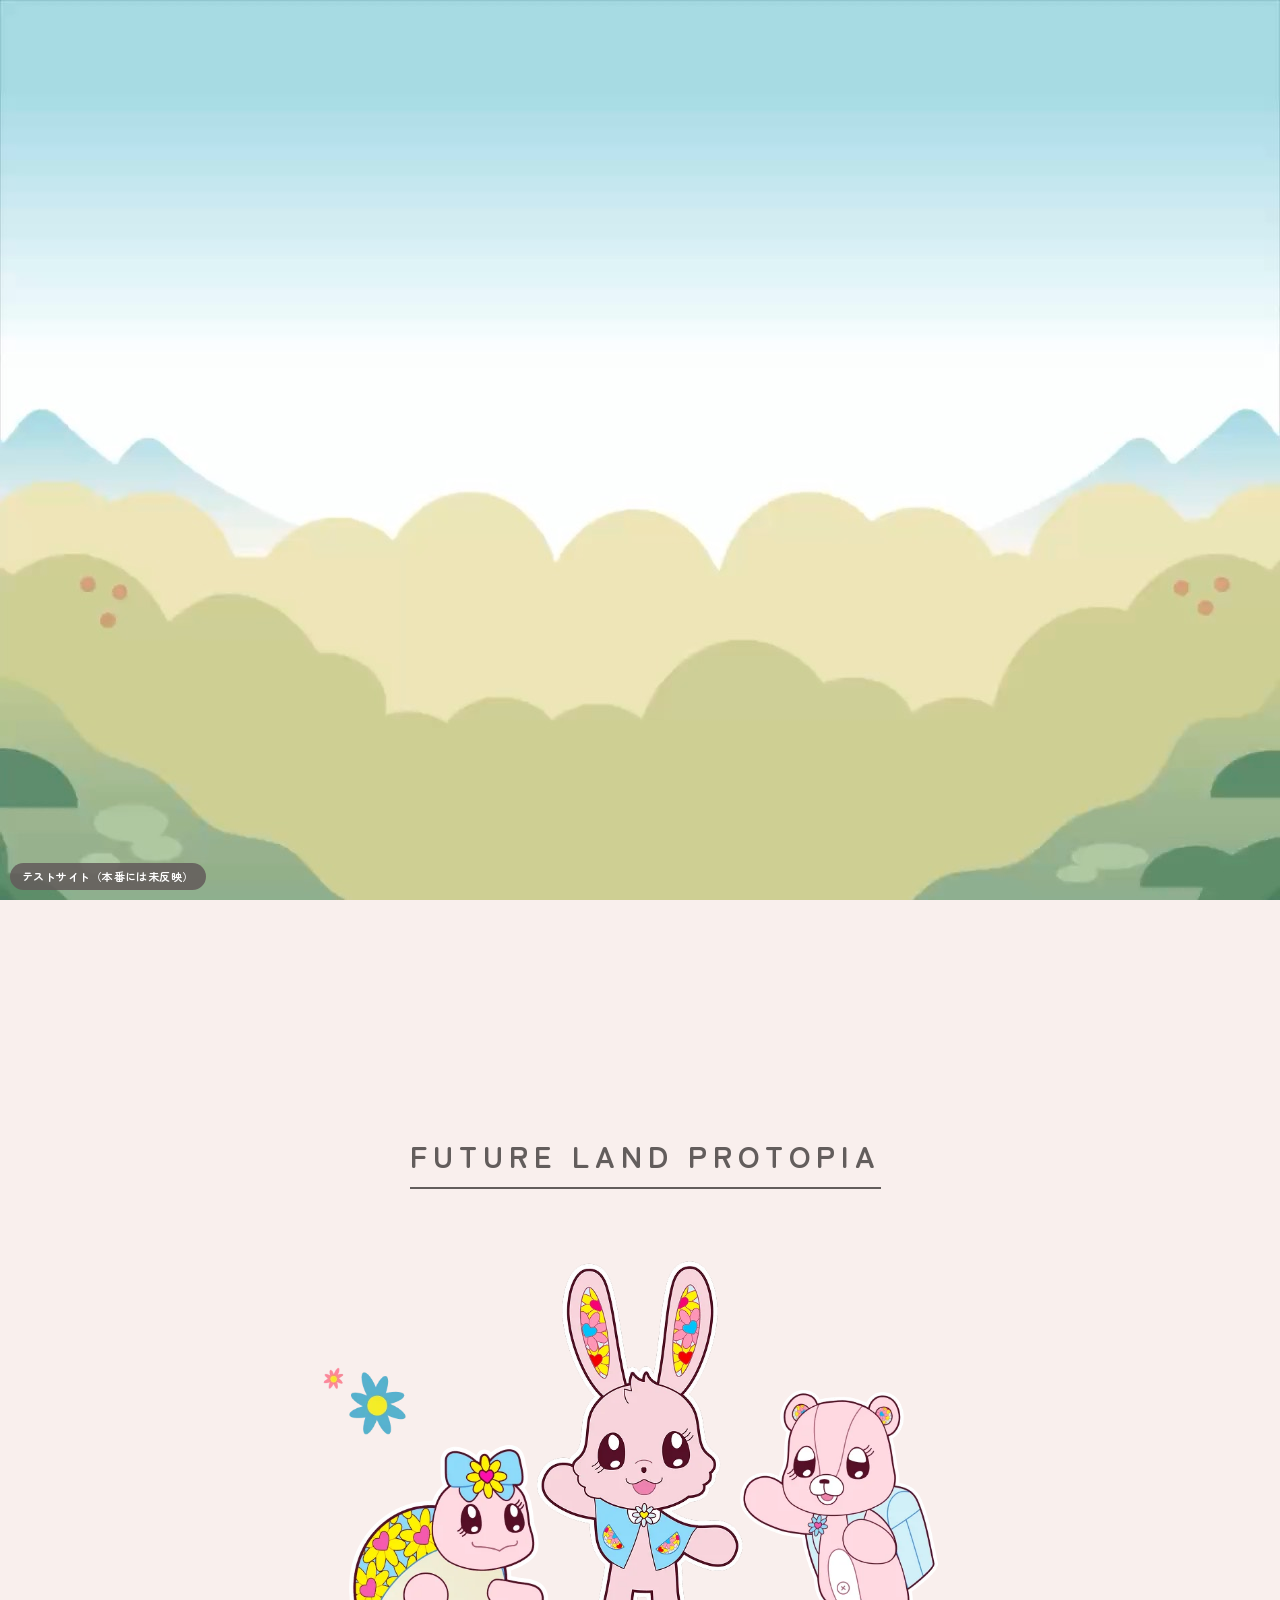
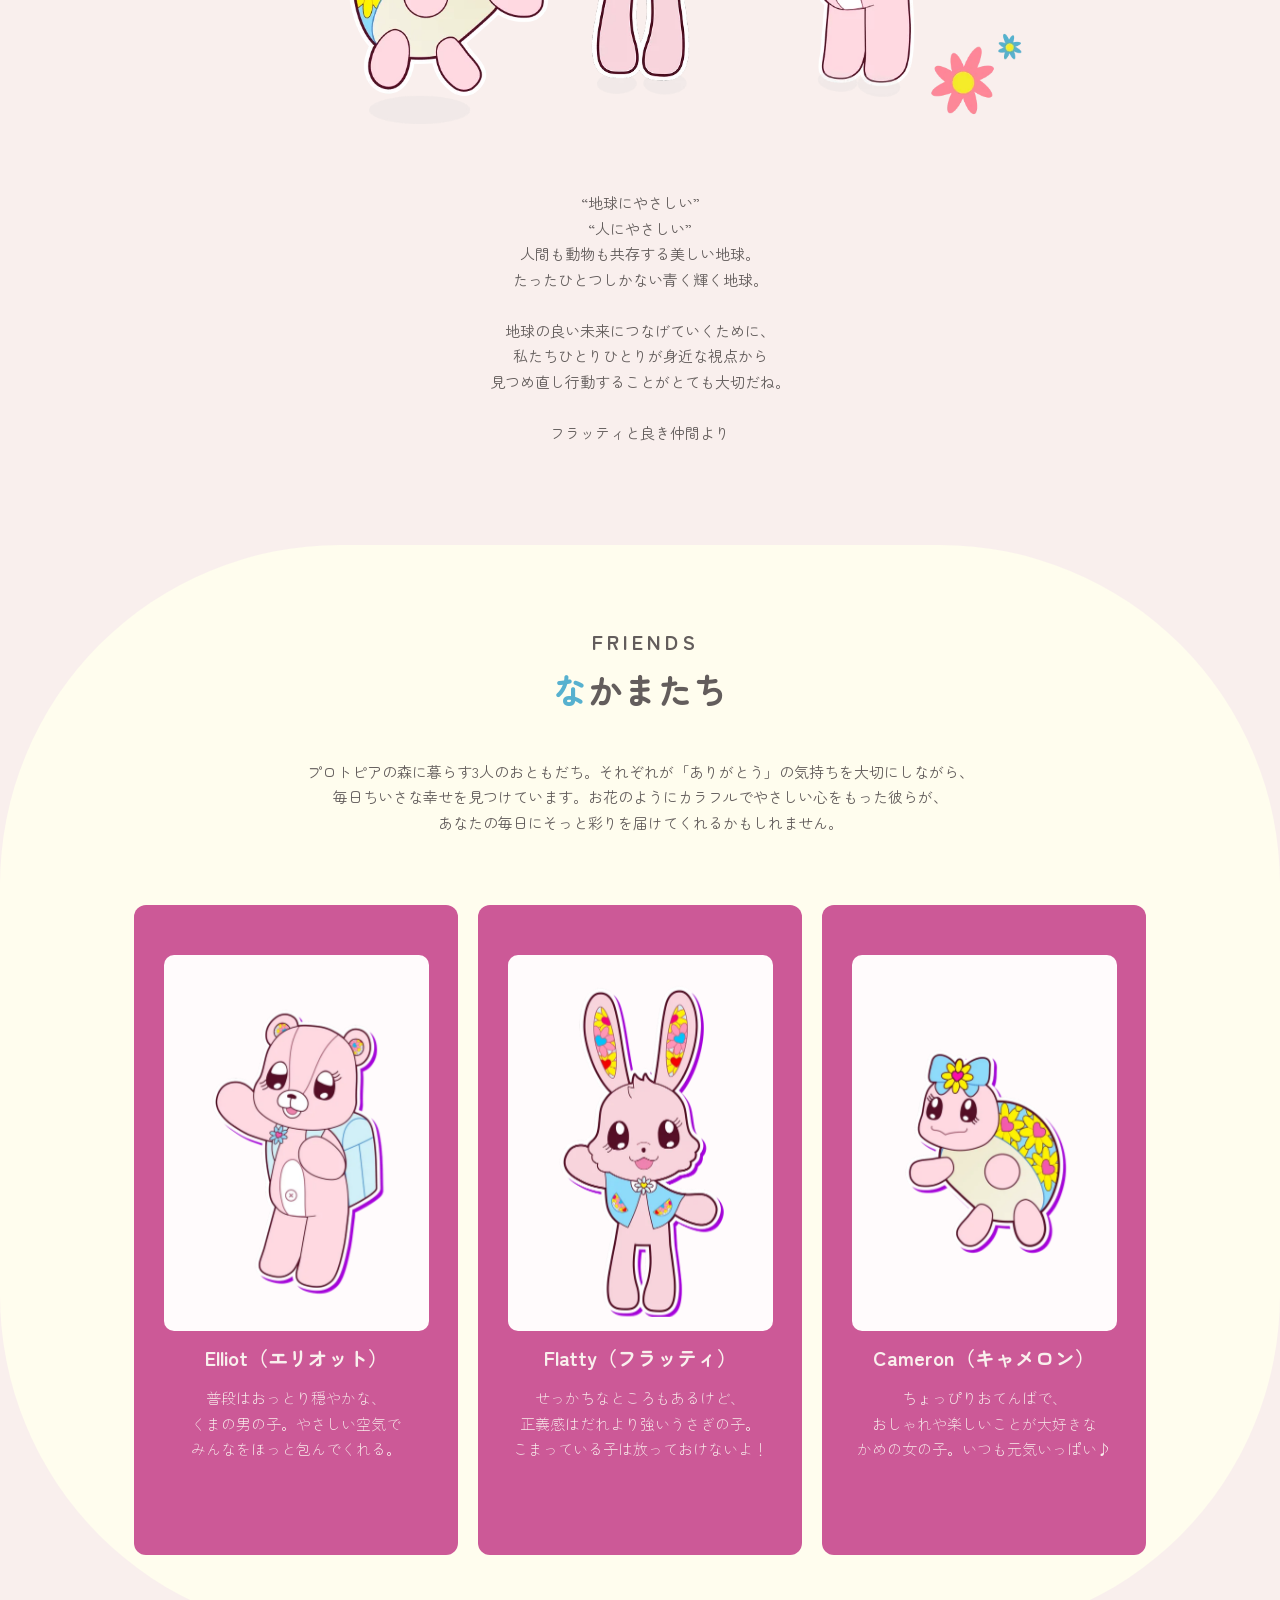
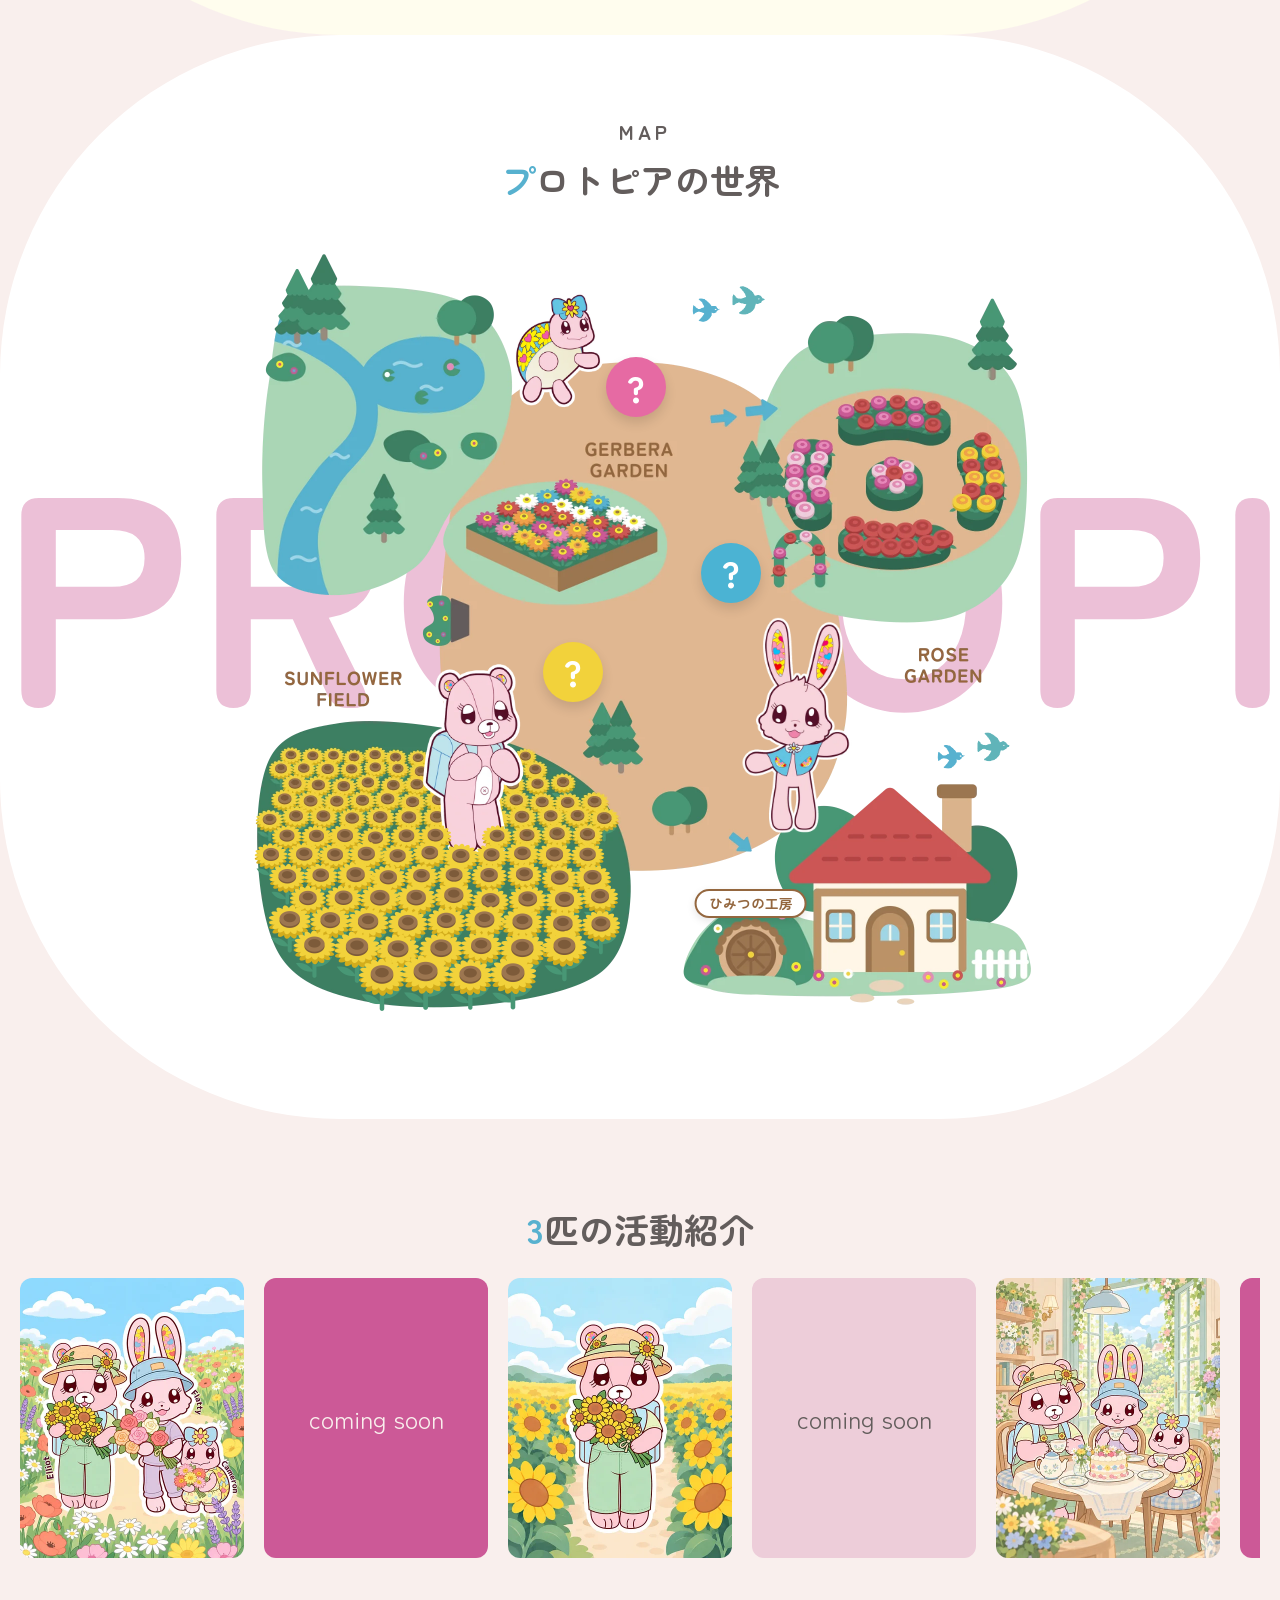
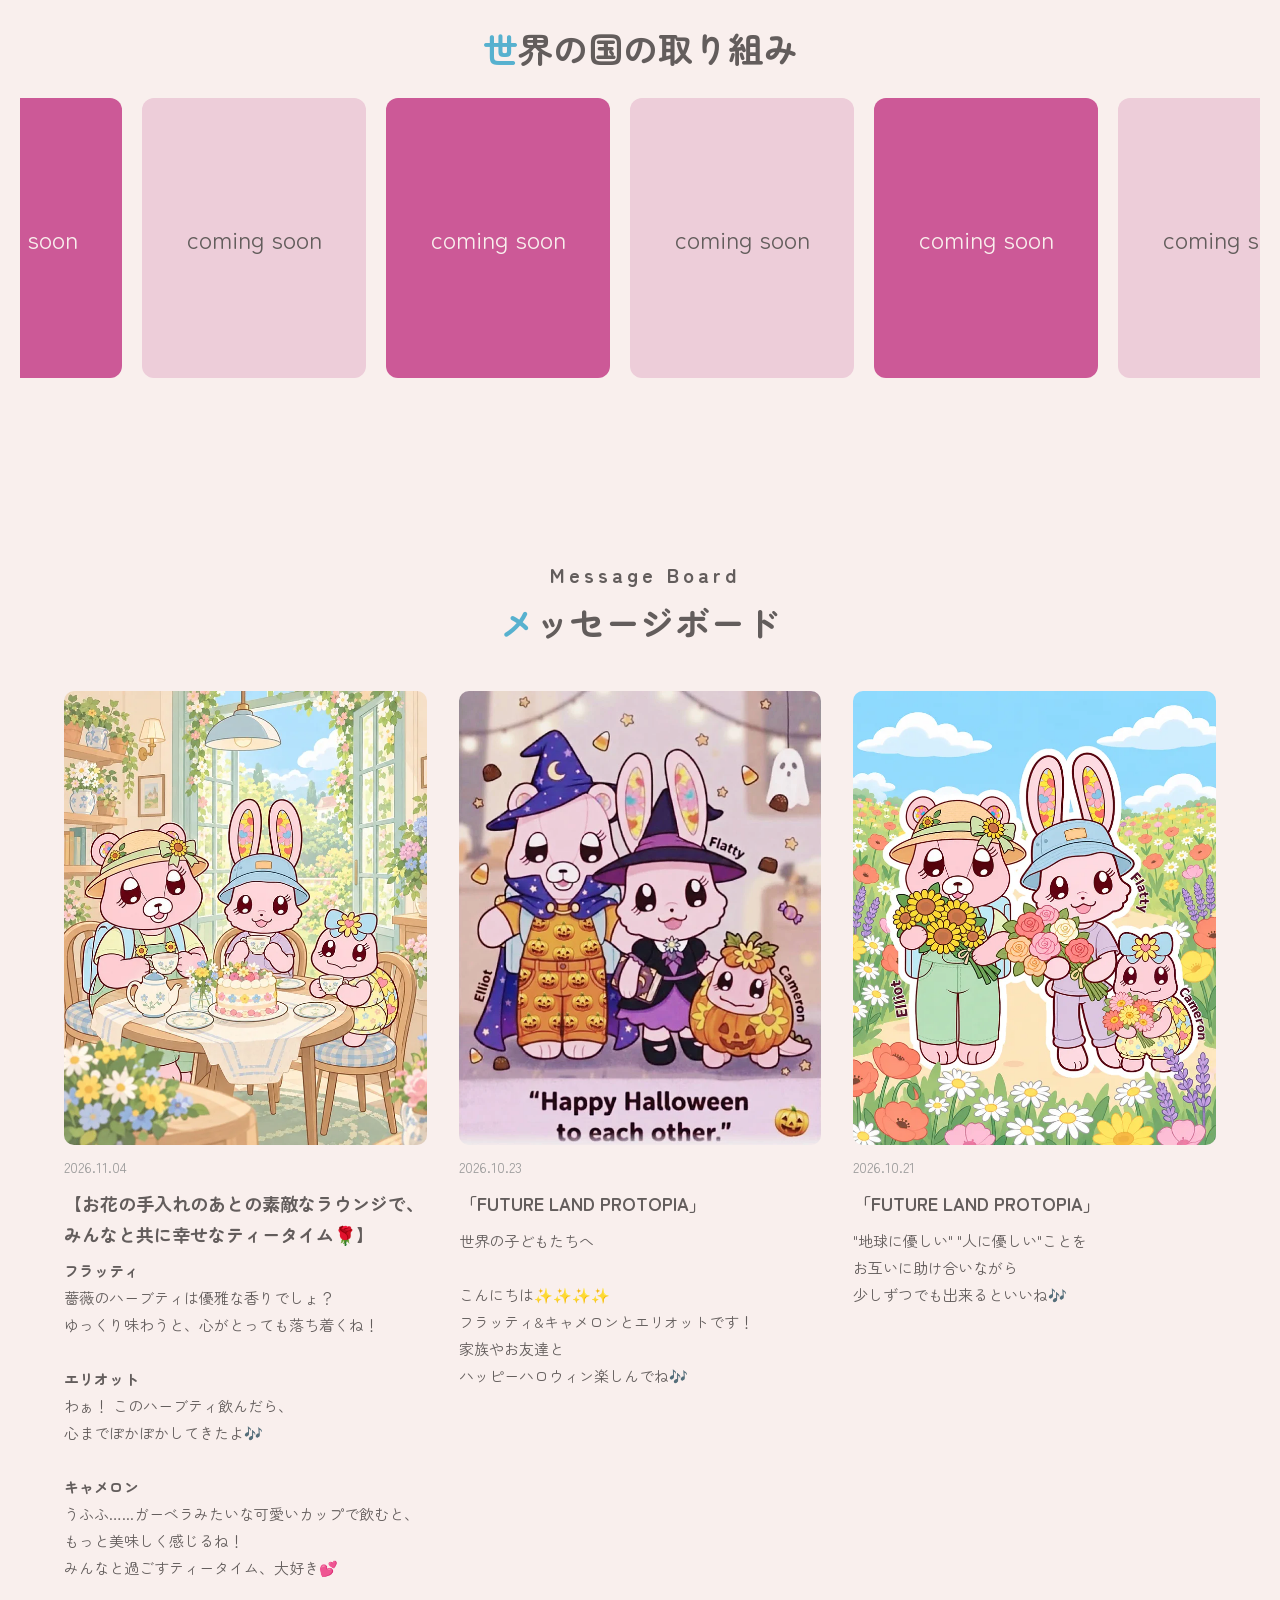
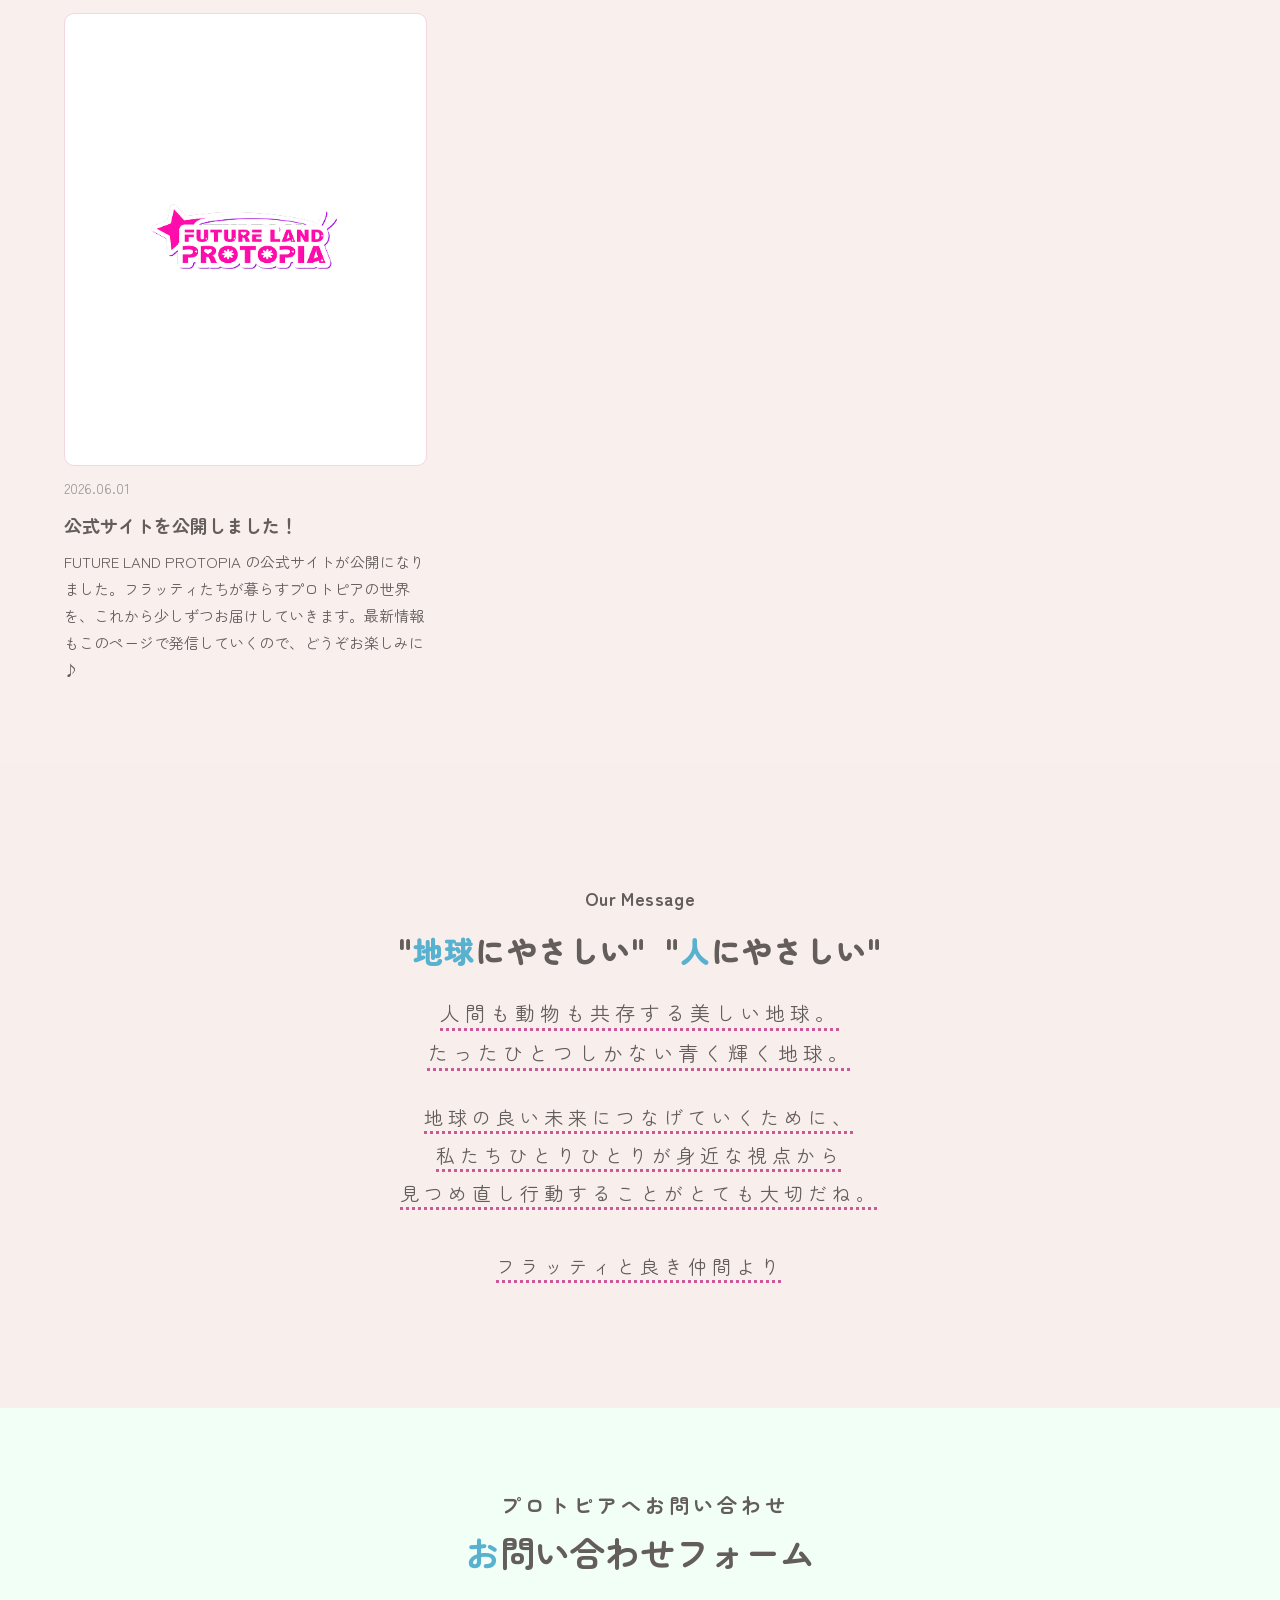
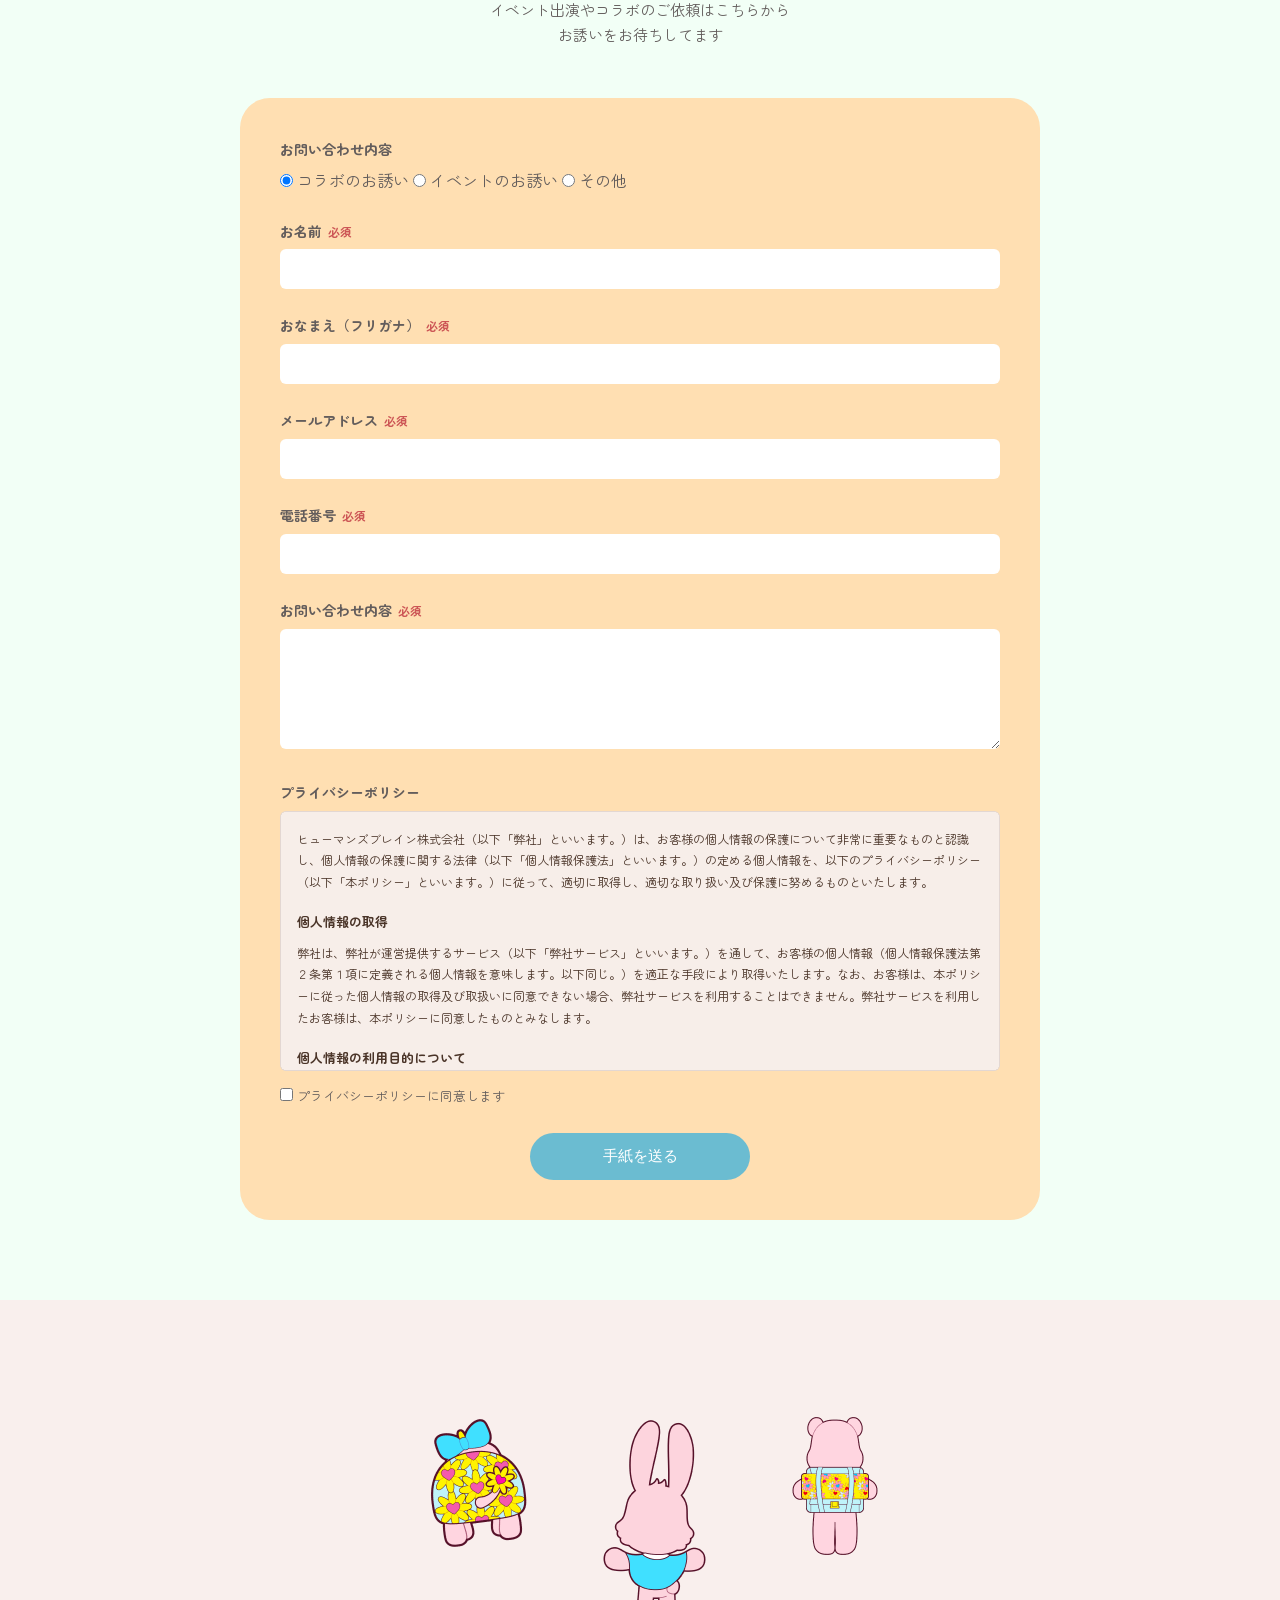
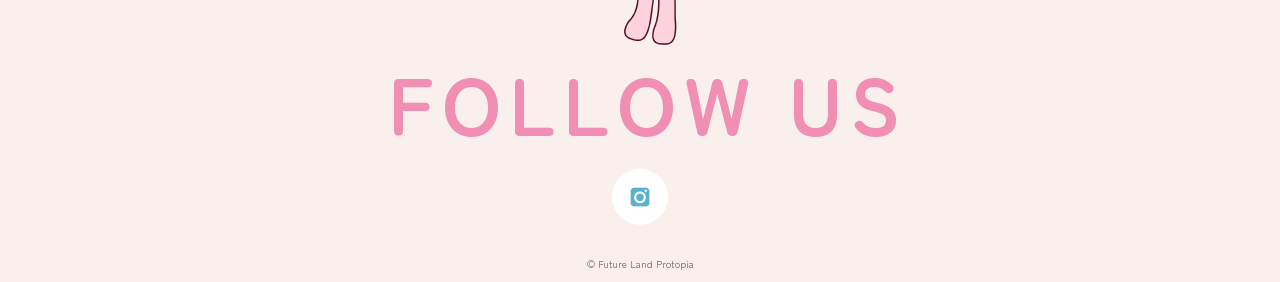
<file: index.html>
<!DOCTYPE html>
<html lang="ja">
<head>
  <meta charset="UTF-8">
  <meta name="robots" content="noindex, nofollow">
  <meta name="viewport" content="width=device-width, initial-scale=1.0">
  <title>【テスト】FUTURE LAND PROTOPIA 公式サイト</title>
  <meta name="description" content="“地球にやさしい”“人にやさしい”。人間も動物も共存する美しい地球を描くキャラクターブランド「FUTURE LAND PROTOPIA」の公式サイト。エリオット・フラッティ・キャメロンたち、なかまたちの世界をお届けします。">
  <meta property="og:type" content="website">
  <meta property="og:site_name" content="FUTURE LAND PROTOPIA">
  <meta property="og:title" content="FUTURE LAND PROTOPIA 公式サイト">
  <meta property="og:description" content="“地球にやさしい”“人にやさしい”。人間も動物も共存する美しい地球を描くキャラクターブランドの公式サイト。">
  <meta property="og:url" content="https://futurelandprotopia.jp/">
  <meta property="og:image" content="https://futurelandprotopia.jp/img/ogp.png">
  <meta name="twitter:card" content="summary_large_image">
  <link rel="icon" type="image/png" sizes="32x32" href="img/favicon-32.png">
  <link rel="apple-touch-icon" href="img/apple-touch-icon.png">
  <link rel="stylesheet" href="css/style.css?v=1794895785">

  <!-- font -->
  <link rel="preconnect" href="https://fonts.googleapis.com">
<link rel="preconnect" href="https://fonts.gstatic.com" crossorigin>
<link href="https://fonts.googleapis.com/css2?family=Zen+Maru+Gothic:wght@400;500;700;900&display=swap" rel="stylesheet">

</head>
<body>

  <!-- ================= Header ================= -->
<header class="header">
  <div class="headerInner">
    <h1 class="logo">
      <a href="#">
        <img src="img/logo.png" alt="">
      </a>
    </h1>

    <!-- PC NAV -->
    <nav class="pcNav">
      <ul>
        <li><img src="img/icon01.webp" alt="" class="icon" style="width: 30px; max-width: 100px;"><a href="#concept">Concept</a></li>
        <li><img src="img/icon02.webp" alt="" class="icon" style="width: 30px; max-width: 100px;"><a href="#characters">Friends</a></li>
        <li><img src="img/icon01.webp" alt="" class="icon" style="width: 30px; max-width: 100px;"><a href="#activity">Activity</a></li>
        <!-- ▼ECグッズ：一時非表示（再開時は style="display:none" を外す） -->
        <li style="display: none;"><img src="img/icon02.webp" alt="" class="icon" style="width: 30px; max-width: 100px;"><a href="#goods">Item</a></li>
        <li><img src="img/icon01.webp" alt="" class="icon" style="width: 30px; max-width: 100px;"><a href="#news">Message Board</a></li>
        <li><img src="img/icon02.webp" alt="" class="icon" style="width: 30px; max-width: 100px;"><a href="#contact">Contact</a></li>
      </ul>
    </nav>

    <!-- Hamburger -->
    <button class="hamburger menuBtn" aria-label="menu">
      <img src="img/sp-nav-btn.png" alt="" class="menuIcon">
      <span class="menuText">MENU</span>
    </button>
  </div>

  <!-- SP NAV -->
<nav class="spNav">
  <!-- Close Button -->
  <button class="spClose" aria-label="close menu">✕</button>
    <ul>
      <li><img src="img/icon01.webp" alt="" class="icon" style="width: 40px; max-width: 100px;"><a href="#concept">Concept</a></li>
      <li><img src="img/icon02.webp" alt="" class="icon" style="width: 40px; max-width: 100px;"><a href="#characters">Friends</a></li>
      <li><img src="img/icon01.webp" alt="" class="icon" style="width: 40px; max-width: 100px;"><a href="#activity">Activity</a></li>
      <!-- ▼ECグッズ：一時非表示（再開時は style="display:none" を外す） -->
      <li style="display: none;"><img src="img/icon02.webp" alt="" class="icon" style="width: 40px; max-width: 100px;"><a href="#goods">Item</a></li>
      <li><img src="img/icon01.webp" alt="" class="icon" style="width: 40px; max-width: 100px;"><a href="#news">Message Board</a></li>
      <li><img src="img/icon02.webp" alt="" class="icon" style="width: 40px; max-width: 100px;"><a href="#contact">Contact</a></li>
    </ul>

        <!-- ★ 追加するキャラクター -->
    <div class="spNav-character">
      <img src="img/Flatty-Anime.webp" alt="" decoding="async" fetchpriority="low">
    </div>
</nav>
</header>


  <!-- ================= Hero ================= -->
  <div class="hero" id="fv">
    <video autoplay muted loop playsinline class="fv-movie">
      <source src="img/fv-pc.mp4" type="video/mp4" media="(min-width: 768px)">
      <source src="img/fv-sp.mp4" type="video/mp4">
    </video>
    <!-- 読み込み待ちの静止画も画面幅に合わせる -->
    <script>document.currentScript.previousElementSibling.poster = matchMedia('(min-width: 768px)').matches ? 'img/fv-pc-poster.jpg' : 'img/fv-sp-poster.jpg';</script>
  </div>

  <!-- ================= Concept ================= -->
  <section class="concept" id="concept">
    <h2 class="section-title js-fadeup"><span class="line">FUTURE LAND PROTOPIA</span></h2>

    <div class="concept-visual">
      <img src="img/concept-img.webp" alt="" class="concept-img" decoding="async">
    </div>

    <p class="concept-text js-fadeup">
      “地球にやさしい”<br>
      “人にやさしい”<br>
      人間も動物も共存する美しい地球。<br>
      たったひとつしかない青く輝く地球。<br>
      <br>
      地球の良い未来につなげていくために、<br>
      私たちひとりひとりが身近な視点から<br>
      見つめ直し行動することがとても大切だね。<br>
      <br>
      フラッティと良き仲間より
    </p>
  </section>

  <!-- ================= Characters ================= -->
  <section class="characters" id="characters" style="background-color: #fffdee;">
    <div class="Title-Box">
      <h2 class="section-title1 js-fadeup">FRIENDS</h2>
        <p class="subtitle js-fadeup"><span class="pick" style="color: var(--accent-2);">な</span>かまたち</p>
    </div>

    <p class="PC concept-text js-fadeup" style="margin-bottom: 50px;">
      プロトピアの森に暮らす3人のおともだち。それぞれが「ありがとう」の気持ちを大切にしながら、<br>
      毎日ちいさな幸せを見つけています。お花のようにカラフルでやさしい心をもった彼らが、<br>
      あなたの毎日にそっと彩りを届けてくれるかもしれません。
    </p>

    <p class="SP concept-text js-fadeup" style="margin-bottom: 50px;">
      プロトピアの森に暮らす3人のおともだち。<br>それぞれが「ありがとう」の気持ちを<br>大切にしながら、
      毎日ちいさな幸せを<br>見つけています。お花のようにカラフルで<br>やさしい心をもった彼らが、
      あなたの毎日に<br>そっと彩りを届けてくれるかもしれません。
    </p>

    <div class="character-list">
      <article class="character-card">
        <div class="character-image">
          <img src="img/character01.webp" alt="エリオット" class="item js-fadeup-1">
        </div>
        <p class="character-name">Elliot（エリオット）</p>
        <p class="character-copy">普段はおっとり穏やかな、<br>
          くまの男の子。やさしい空気で<br>
          みんなをほっと包んでくれる。</p>
      </article>

      <article class="character-card">
        <div class="character-image">
          <img src="img/character02.webp" alt="フラっティ" class="item js-fadeup-1">
        </div>
        <p class="character-name">Flatty（フラッティ）</p>
        <p class="character-copy">せっかちなところもあるけど、<br>
          正義感はだれより強いうさぎの子。<br>
          こまっている子は放っておけないよ！</p>
      </article>

      <article class="character-card">
        <div class="character-image">
          <img src="img/character03.webp" alt="キャメロン" class="item js-fadeup-1">
        </div>
        <p class="character-name">Cameron（キャメロン）</p>
        <p class="character-copy">ちょっぴりおてんばで、<br>
          おしゃれや楽しいことが大好きな<br>
          かめの女の子。いつも元気いっぱい♪</p>
      </article>
    </div>
  </section>

  <!-- ================= Map ================= -->
<section class="map" id="map" style="background-color: #fff;">
  <div class="Title-Box">
    <h2 class="section-title1 js-fadeup">MAP</h2>
    <p class="subtitle js-fadeup">
      <span class="pick" style="color: var(--accent-2);">プ</span>ロトピアの世界
    </p>
  </div>

  <div class="map-wrapper">

    <!-- 地図（奥）。イラストの元データは img/map-v2.svg（パーツごとにレイヤー分けした編集用） -->
    <img src="img/map-v2.webp" alt="プロトピアの地図。川と池、ガーベラガーデン、ローズガーデン、ひまわり畑、赤い屋根のおうちがあります。" class="map-base" width="1580" height="1580" loading="lazy" decoding="async">

    <!-- 鳥：下 -->
    <img src="img/bird.png" alt="" class="map-object bird bird-left">

    <!-- 鳥：上 -->
    <img src="img/bird.png" alt="" class="map-object bird bird-right">

    <!-- キャラクター（地図の中に配置。位置と大きさは地図に対する％） -->
    <div class="map-character char-cameron">
      <img src="img/Cameron-Anime.webp" alt="キャメロン" loading="lazy" decoding="async">
    </div>
    <div class="map-character char-flatty">
      <img src="img/Flatty-Anime.webp" alt="フラッティ" loading="lazy" decoding="async">
    </div>
    <div class="map-character char-elliot">
      <img src="img/Elliot-Anime.webp" alt="エリオット" loading="lazy" decoding="async">
    </div>

    <!-- 地図（手前）。エリオットの足元にかかるひまわり -->
    <img src="img/map-front.webp" alt="" class="map-front" width="1580" height="1580" loading="lazy" decoding="async">

    <!-- おうちの丸い扉：ひみつの工房（グッズのページ）へ -->
    <a href="workshop.html" class="map-door" aria-label="ひみつの工房（グッズのページ）へ">
      <span class="map-door-label">ひみつの工房</span>
    </a>

    <!-- ？アイコン：タップするとキャラクターのひとことが出る -->
    <!-- キャメロン（ガーベラガーデン） -->
    <div class="map-icon icon-1" role="button" tabindex="0" aria-label="キャメロンのひとこと">
      ?
      <div class="map-tooltip">
        <span class="map-tooltip-name">キャメロン</span>
        ここはガーベラガーデン♪<br>
        カラフルでおしゃれでしょ？<br>
        お気に入りの色、見つけてね！
      </div>
    </div>

    <!-- フラッティ（ローズガーデン） -->
    <div class="map-icon icon-2" role="button" tabindex="0" aria-label="フラッティのひとこと">
      ?
      <div class="map-tooltip">
        <span class="map-tooltip-name">フラッティ</span>
        ローズガーデンはこっち！<br>
        バラのいい香りでしょ？<br>
        迷ったら、すぐ呼んでね！
      </div>
    </div>

    <!-- エリオット（ひまわり畑） -->
    <div class="map-icon icon-3" role="button" tabindex="0" aria-label="エリオットのひとこと">
      ?
      <div class="map-tooltip">
        <span class="map-tooltip-name">エリオット</span>
        ひまわり畑だよ〜。<br>
        おひさまの方を向いていると、<br>
        心までぽかぽかしてくるんだ。
      </div>
    </div>

  </div>

  <!-- 背景テキストスライダー -->
    <div class="map-bgText">
      <div class="map-bgText-track">
        <span style="color: #cc599761;">PROTOPIA WORLD</span>
        <span style="color: #57b1cf80;">PROTOPIA WORLD</span>
        <span style="color: #f4ea285c;">PROTOPIA WORLD</span>
        <span style="color: #cc55557a;">PROTOPIA WORLD</span>
      </div>
    </div>

    <!--  
      <p class="map-text">
        マップ内の「？」をタップすると、エリアの説明が表示されます。
      </p>
    -->
</section>


  <!-- ================= Activity（旧 LINE Stamp） ================= -->
  <!-- 2026-10：LINEスタンプの公開が先になるため、「3匹の活動紹介」「世界の国の取り組み」の2段スライダーに変更。
       画像は縦長4:5（img/ に 448×560 の WebP で置く）。
       【更新のしかた】各段の slider-group の中に、流したい順に枠を1回だけ並べる。
       上段は「画像→coming soon」を交互に並べる（画像の間の coming soon は1〜2枠）。画像が増えたら coming soon を画像に置き換える／追加する。
       大きい画面でも途切れないための繰り返しと、ループ用の複製は js/script.js が自動で作るので、HTMLで同じ枠をくり返し書かない。 -->
  <section class="stamp activity" id="activity" style="background-color:var(--color-main)">

    <!-- 上段：3匹の活動紹介 -->
    <div class="activity-block">
      <h2 class="subtitle activity-title js-fadeup"><span class="pick" style="color: var(--accent-2);">3</span>匹の活動紹介</h2>
      <div class="slider-row">
        <div class="slider-track">
          <div class="slider-group">
            <div class="box box-photo"><img src="img/activity-01.webp?v=20261103" alt="花畑で花束を持つエリオット・フラッティ・キャメロン" width="448" height="560" decoding="async"></div>
            <div class="box box-soon box-a"><p>coming soon</p></div>
            <div class="box box-photo"><img src="img/activity-02.webp?v=20261103" alt="ひまわり畑でひまわりの花束を持つエリオット" width="448" height="560" decoding="async"></div>
            <div class="box box-soon box-b"><p>coming soon</p></div>
            <div class="box box-photo"><img src="img/activity-04.webp" alt="花に囲まれたラウンジでケーキを囲み、ティータイムを楽しむエリオット・フラッティ・キャメロン" width="448" height="560" decoding="async"></div>
            <div class="box box-soon box-a"><p>coming soon</p></div>
            <div class="box box-photo"><img src="img/activity-03.webp" alt="花畑でバラの花束を持つフラッティと、花束を持つキャメロン" width="448" height="560" decoding="async"></div>
            <div class="box box-soon box-b"><p>coming soon</p></div>
          </div>
        </div>
      </div>
    </div>

    <!-- 下段：世界の国の取り組み（素材ができたら coming soon を画像に置き換える） -->
    <div class="activity-block">
      <h2 class="subtitle activity-title js-fadeup"><span class="pick" style="color: var(--accent-2);">世</span>界の国の取り組み</h2>
      <div class="slider-row">
        <div class="slider-track track-offset">
          <div class="slider-group">
            <div class="box box-soon box-a"><p>coming soon</p></div>
            <div class="box box-soon box-b"><p>coming soon</p></div>
            <div class="box box-soon box-a"><p>coming soon</p></div>
            <div class="box box-soon box-b"><p>coming soon</p></div>
            <div class="box box-soon box-a"><p>coming soon</p></div>
            <div class="box box-soon box-b"><p>coming soon</p></div>
            <div class="box box-soon box-a"><p>coming soon</p></div>
            <div class="box box-soon box-b"><p>coming soon</p></div>
            <div class="box box-soon box-a"><p>coming soon</p></div>
            <div class="box box-soon box-b"><p>coming soon</p></div>
            <div class="box box-soon box-a"><p>coming soon</p></div>
            <div class="box box-soon box-b"><p>coming soon</p></div>
          </div>
        </div>
      </div>
    </div>

    <!-- ▼LINEスタンプ：公開が先になったため見出し・説明文・DLボタンをまとめて一時非表示
         （スタンプ公開時に display:none を外し、配置とDLボタンの href を見直す） -->
    <div class="stamp-later" style="display: none;">
  <div class="Title-Box">
    <h2 class="section-title1 js-fadeup"><img src="img/line.png" alt="LINE" class="lineimage"></h2>
    <p class="subtitle js-fadeup">
      <span class="pick" style="color: var(--accent-2);">ス</span>タンプ
    </p>
  </div>

<div class="stampText">
  <h3 class="text">
    スタンプ近日公開
  </h3>
    <p class="stamp-text">
    フラッティたちの気持ちがぎゅっと詰まった、<br>
    プロトピアのキャラクタースタンプをただいま準備中です。<br>
    日常のやりとりに、やさしさと小さな笑顔を届けます。
    </p>
</div>

<div class="buttonBox" style="display: none;">
  <a href="" style="text-decoration: none;">
    <div class="button">
      <p class="btnText">ダウンロードはこちら</p>
    </div>
  </a>
</div>
    </div>
  </section>

  <!-- ================= Goods ================= -->
  <!-- ▼ECグッズショップ：一時非表示（再開時は style の display:none を外す） -->
  <section class="goods" id="goods" style="background-color: #fffdee; display: none;">
  <div class="inner">
    <div class="Title-Box">
      <h2 class="section-title1 js-fadeup">Goods</h2>
        <p class="subtitle js-fadeup"><span class="pick" style="color: var(--accent-2);">グ</span>ッズショップ</p>
    </div>
    <p class="sectionLead">
      キャラクターグッズはこちらからチェック！<br>
      お気に入りの子を見つけて、毎日にかわいいをプラスしよう
    </p>

    <div class="goodsList">
      <article class="goodsItem">
        <div class="goodsImg"></div>
        <button class="buyBtn">BUY</button>
        <h3 class="goodsName">商品やグッズの名前</h3>
        <p class="goodsPrice">¥1,000 + tax</p>
        <p class="goodsText">
          商品やグッズの紹介文章や使用用途などを記載して、
          ひと目で分かる説明を入れる。
        </p>
      </article>

      <!-- 同じ構造を繰り返す -->
      <article class="goodsItem">
        <div class="goodsImg"></div>
        <button class="buyBtn">BUY</button>
        <h3 class="goodsName">商品やグッズの名前</h3>
        <p class="goodsPrice">¥1,000 + tax</p>
        <p class="goodsText">
          商品やグッズの紹介文章や使用用途などを記載して、
          ひと目で分かる説明を入れる。
        </p>
      </article>
      <article class="goodsItem">
        <div class="goodsImg"></div>
        <button class="buyBtn">BUY</button>
        <h3 class="goodsName">商品やグッズの名前</h3>
        <p class="goodsPrice">¥1,000 + tax</p>
        <p class="goodsText">
          商品やグッズの紹介文章や使用用途などを記載して、
          ひと目で分かる説明を入れる。
        </p>
      </article>
      <article class="goodsItem">
        <div class="goodsImg"></div>
        <button class="buyBtn">BUY</button>
        <h3 class="goodsName">商品やグッズの名前</h3>
        <p class="goodsPrice">¥1,000 + tax</p>
        <p class="goodsText">
          商品やグッズの紹介文章や使用用途などを記載して、
          ひと目で分かる説明を入れる。
        </p>
      </article>
      <article class="goodsItem">
        <div class="goodsImg"></div>
        <button class="buyBtn">BUY</button>
        <h3 class="goodsName">商品やグッズの名前</h3>
        <p class="goodsPrice">¥1,000 + tax</p>
        <p class="goodsText">
          商品やグッズの紹介文章や使用用途などを記載して、
          ひと目で分かる説明を入れる。
        </p>
      </article>
      <article class="goodsItem">
        <div class="goodsImg"></div>
        <button class="buyBtn">BUY</button>
        <h3 class="goodsName">商品やグッズの名前</h3>
        <p class="goodsPrice">¥1,000 + tax</p>
        <p class="goodsText">
          商品やグッズの紹介文章や使用用途などを記載して、
          ひと目で分かる説明を入れる。
        </p>
      </article>
    </div>

    <div class="buttonBox">
      <a href="" style="text-decoration: none;">
        <div class="button">
          <p class="btnText">オンラインショップ</p>
        </div>
      </a>
    </div>

  </div>
</section>

  <!-- ================= Message Board ================= -->
<section class="news" id="news" style="background-color:var(--color-main)">
  <div class="inner-news">
    <div class="Title-Box">
      <h2 class="section-title1 js-fadeup">Message Board</h2>
        <p class="subtitle js-fadeup"><span class="pick" style="color: var(--accent-2);">メ</span>ッセージボード</p>
    </div>

    <div class="newsList">

      <!-- 繰り返し（新しい記事を上に追加する。画像は縦長4:5、img/ に 720×900 の WebP で置く） -->
      <article class="newsItem">
        <div class="newsImg"><img src="img/news-20261104.webp" alt="花に囲まれたラウンジでケーキを囲み、ティータイムを楽しむエリオット・フラッティ・キャメロン" width="720" height="900" loading="lazy" decoding="async"></div>
        <time class="newsDate" datetime="2026-11-04">2026.11.04</time>
        <h3 class="newsItemTitle"><span class="phrase">【お花の手入れのあとの</span><span class="phrase">素敵なラウンジで、</span><span class="phrase">みんなと共に</span><span class="phrase">幸せなティータイム🌹】</span></h3>

        <p class="newsText">
          <strong>フラッティ</strong><br>
          <span class="phrase">薔薇のハーブティは</span><span class="phrase">優雅な香りでしょ？</span><br>
          <span class="phrase">ゆっくり味わうと、</span><span class="phrase">心がとっても落ち着くね！</span><br>
          <br>
          <strong>エリオット</strong><br>
          <span class="phrase">わぁ！</span> <span class="phrase">このハーブティ飲んだら、</span><span class="phrase">心までぽかぽかしてきたよ🎶</span><br>
          <br>
          <strong>キャメロン</strong><br>
          <span class="phrase">うふふ…...</span><span class="phrase">ガーベラみたいな可愛いカップで飲むと、</span><span class="phrase">もっと美味しく感じるね！</span><br>
          <span class="phrase">みんなと過ごすティータイム、</span><span class="phrase">大好き💕</span>
        </p>
      </article>

      <article class="newsItem">
        <div class="newsImg"><img src="img/news-20261023.webp" alt="ハロウィンの仮装をしたエリオット・フラッティ・キャメロンと「Happy Halloween to each other.」の文字" width="720" height="900" loading="lazy" decoding="async"></div>
        <time class="newsDate" datetime="2026-10-23">2026.10.23</time>
        <h3 class="newsItemTitle">「FUTURE LAND PROTOPIA」</h3>

        <p class="newsText">
          世界の子どもたちへ<br>
          <br>
          こんにちは✨✨✨✨<br>
          <span class="phrase">フラッティ&amp;キャメロンと</span><span class="phrase">エリオットです！</span><br>
          家族やお友達と<br>
          ハッピーハロウィン楽しんでね🎶
        </p>
      </article>

      <article class="newsItem">
        <div class="newsImg"><img src="img/news-20261021.webp?v=20261103" alt="花畑で花束を持つエリオット・フラッティ・キャメロン" width="720" height="900" loading="lazy" decoding="async"></div>
        <time class="newsDate" datetime="2026-10-21">2026.10.21</time>
        <h3 class="newsItemTitle">「FUTURE LAND PROTOPIA」</h3>

        <p class="newsText">
          "地球に優しい" "人に優しい"ことを<br>
          <span class="phrase">お互いに助け合いながら</span><span class="phrase">少しずつでも出来るといいね🎶</span>
        </p>
      </article>

      <article class="newsItem">
        <!-- 画像のない記事はロゴを表示 -->
        <div class="newsImg newsImg-logo"><img src="img/logo.png" alt="FUTURE LAND PROTOPIA" width="287" height="104" loading="lazy" decoding="async"></div>
        <time class="newsDate" datetime="2026-06-01">2026.06.01</time>
        <h3 class="newsItemTitle">公式サイトを公開しました！</h3>

        <p class="newsText">
          FUTURE LAND PROTOPIA の公式サイトが公開になりました。フラッティたちが暮らすプロトピアの世界を、これから少しずつお届けしていきます。最新情報もこのページで発信していくので、どうぞお楽しみに♪
        </p>
      </article>
       <!--  
      <article class="newsItem"><div class="newsImg"></div>
        <time class="newsDate">2025.04.01</time>
        <h3 class="newsItemTitle">イベントタイトル！</h3>

        <div class="newsTags">
          <span class="tag">イベント</span>
          <span class="tag">告知情報</span>
          <span class="tag">リリース</span>
        </div>

        <p class="newsText">
          イベントに対する説明文や内容を記載していきます。
        </p></article>
      <article class="newsItem"><div class="newsImg"></div>
        <time class="newsDate">2025.04.01</time>
        <h3 class="newsItemTitle">イベントタイトル！</h3>

        <div class="newsTags">
          <span class="tag">イベント</span>
          <span class="tag">告知情報</span>
          <span class="tag">リリース</span>
        </div>

        <p class="newsText">
          イベントに対する説明文や内容を記載していきます。
        </p></article>
      <article class="newsItem">
        <div class="newsImg"></div>
        <time class="newsDate">2025.04.01</time>
        <h3 class="newsItemTitle">イベントタイトル！</h3>

        <div class="newsTags">
          <span class="tag">イベント</span>
          <span class="tag">告知情報</span>
          <span class="tag">リリース</span>
        </div>

        <p class="newsText">
          イベントに対する説明文や内容を記載していきます。
        </p>
      </article>
      <article class="newsItem">
        <div class="newsImg"></div>
        <time class="newsDate">2025.04.01</time>
        <h3 class="newsItemTitle">イベントタイトル！</h3>

        <div class="newsTags">
          <span class="tag">イベント</span>
          <span class="tag">告知情報</span>
          <span class="tag">リリース</span>
        </div>

        <p class="newsText">
          イベントに対する説明文や内容を記載していきます。
        </p>
      </article>
      -->
    </div>
  </div>
</section>



  <!-- ================= Message ================= -->
  <section class="message" id="message">
    <div class="message-inner js-fadeup">
      <p class="message-label">Our Message</p>

      <h2 class="message-title">
        <span>"<span class="message-title-accent">地球</span>にやさしい"</span>
        <span>"<span class="message-title-accent">人</span>にやさしい"</span>
      </h2>

      <p class="message-lead">
        人間も動物も共存する美しい地球。<br>
        たったひとつしかない青く輝く地球。
      </p>

      <p class="message-text">
        地球の良い未来につなげていくために、<br class="PC">
        <br class="SP">
        私たちひとりひとりが<br class="SP">身近な視点から<br>
        見つめ直し行動することがとても大切だね。
      </p>

      <p class="message-from">フラッティと良き仲間より</p>
    </div>
  </section>



  <!-- ================= Contact ================= -->
  <section class="contact" id="contact" style="background-color: #F2FFF6;">
    <h2 class="section-title1 js-fadeup">プロトピアへお問い合わせ</h2>
    <p class="subtitle js-fadeup"><span class="pick" style="color: var(--accent-2);">お</span>問い合わせフォーム</p>
    <p class="concept-text">
      イベント出演やコラボのご依頼はこちらから<br>
      お誘いをお待ちしてます
    </p>

    <form method="post" id="contactForm" class="contact-box">

      <div class="form-group">
        <label class="label">お問い合わせ内容</label>
        <label><input type="radio" name="type" value="コラボ" checked> コラボのお誘い</label>
        <label><input type="radio" name="type" value="イベント"> イベントのお誘い</label>
        <label><input type="radio" name="type" value="その他"> その他</label>
      </div>

      <div class="form-group">
        <label class="label">お名前<span>必須</span></label>
        <input type="text" name="name" required>
      </div>

      <div class="form-group">
        <label class="label">おなまえ（フリガナ）<span>必須</span></label>
        <input type="text" name="kana" required>
      </div>

      <div class="form-group">
        <label class="label">メールアドレス<span>必須</span></label>
        <input type="email" name="email" required>
      </div>

      <div class="form-group">
        <label class="label">電話番号<span>必須</span></label>
        <input type="tel" name="tel" required>
      </div>

      <div class="form-group">
        <label class="label">お問い合わせ内容<span>必須</span></label>
        <textarea name="message" rows="6" required></textarea>
      </div>

      <div class="form-group">
        <label class="label">プライバシーポリシー</label>
        <div class="policy-box">
          <p>ヒューマンズブレイン株式会社（以下「弊社」といいます。）は、お客様の個人情報の保護について非常に重要なものと認識し、個人情報の保護に関する法律（以下「個人情報保護法」といいます。）の定める個人情報を、以下のプライバシーポリシー（以下「本ポリシー」といいます。）に従って、適切に取得し、適切な取り扱い及び保護に努めるものといたします。</p>

          <h3>個人情報の取得</h3>
          <p>弊社は、弊社が運営提供するサービス（以下「弊社サービス」といいます。）を通して、お客様の個人情報（個人情報保護法第２条第１項に定義される個人情報を意味します。以下同じ。）を適正な手段により取得いたします。なお、お客様は、本ポリシーに従った個人情報の取得及び取扱いに同意できない場合、弊社サービスを利用することはできません。弊社サービスを利用したお客様は、本ポリシーに同意したものとみなします。</p>

          <h3>個人情報の利用目的について</h3>
          <p>（１）弊社が、取得・収集・利用するお客様の個人情報には、以下の情報が含まれます。</p>
          <ol>
            <li>事業者名、代表者名、担当者名、役職、住所、店舗の名称・所在地、電話番号、メールアドレス、売上高や自己資本、決算年月日などの財務状況に係る情報、申請する事業計画と内容、事業費⽤、振込⼝座、助成金申請に必要な労務情報、その他特定の個人を識別することができる情報</li>
            <li>弊社サービスの利用に用いられる携帯電話端末等の固有情報（端末固有のID等の個体識別情報等を含む）</li>
            <li>弊社サービスの利用時に自動で生成・保存されるIPアドレス、お客様からのリクエスト日時、操作履歴情報</li>
            <li>携帯電話端末等から送信される位置情報</li>
            <li>決済処理に関する取引情報（弊社との契約情報、取扱商品情報、注文履歴情報、取引履歴情報、決済に関する履歴情報、提携決済事業者に提供された請求情報・支払情報等を含むが、これに限られない）</li>
            <li>個人情報と一体となった個人の属性に関する情報</li>
          </ol>
          <p>（２）弊社は、お客様の個人情報を、以下の目的で利用致します</p>
          <ol>
            <li>弊社サービスの運営</li>
            <li>弊社サービスに関するご案内やご連絡</li>
            <li>弊社サービスに関するお問い合わせ等への対応</li>
            <li>弊社サービスに関する弊社の定めた規約、ガイドライン等に違反する行為への対応</li>
            <li>弊社サービスの改善や解析、または新サービスの開発等</li>
            <li>弊社サービスや関連会社の商品・サービスに関するお客様への通知</li>
            <li>弊社サービスに関連する外部サービスへの申請等</li>
            <li>弊社サービスに関連するキャンペーン等の賞品発送</li>
            <li>提携サービスの提供又は提携サービスと連携による弊社サービスの提供、お客様のニーズや興味・関心に適合する広告情報等の表示、広告効果の分析</li>
            <li>お客様のご本人確認</li>
            <li>統計データの作成及び当該データの第三者への提供</li>
            <li>広告効果測定のために第三者の運営ツールより個人関連情報を取得し、お申込情報との照合</li>
            <li>上記目的に付随する利用</li>
            <li>その他、常識の範囲内で弊社が必要と判断した目的の遂行</li>
          </ol>

          <h3>個人情報の開示に関する免責</h3>
          <p>弊社は、本ポリシーに掲げる場合及び個人情報保護法その他の法令により認められる場合を除き、お客様の同意を得ることなく個人情報を第三者に開示することはありません。但し、次の各号に該当する場合はこの限りではありません。</p>
          <ol>
            <li>個人情報法保護法、およびその他法令の定める範囲内で利用する場合。</li>
            <li>国や地方自治体の機関、もしくはそれらから委託を受けた者の要請により開示が必要であると判断した場合で、本人の同意を得ることにより当該事務の遂行に支障を及ぼすおそれがある場合。</li>
            <li>人の生命、身体や財産の保護のため、お客様の同意を得ることが困難な状況の場合。</li>
          </ol>

          <h3>個人情報の管理について</h3>
          <p>弊社は、個人情報へのアクセスの管理、個人情報の持出し手段の制限、外部からの不正なアクセスの防止のための措置その他の個人情報の漏えい、滅失またはき損の防止その他の個人情報の安全管理のために、必要かつ適切な措置を講じます。</p>

          <h3>個人情報の開示、訂正、利用停止等の申請への応対</h3>
          <p>お客様より、個人情報の利用目的の通知、開示、訂正・追加・削除・利用停止等の申請があった場合、ご本人確認をした上で、当該お客様に対し個人情報保護法の定めに従い、応対いたします。但し、個人情報保護法その他の法令により弊社が開示の義務を負わない場合は、この限りではありません。なお、当該申請に際し発生した通信費、交通費、及びご本人確認の際にご用意いただく資料等に関する費用につきましては、全てお客様のご負担とさせていただきます。</p>

          <h3>個人情報の第三者提供について</h3>
          <p>弊社は、法令に定める場合を除き、個人情報を、事前に本人の同意を得ることなく第三者に提供しません。個人情報の開示・訂正・利用停止・削除について 当法人はご提供いただきました個人情報について、ご本人より自己情報の開示・訂正・利用停止・削除等のご依頼があった場合は、ご本人を確認した上で合理的な範囲で速やかに対応させていただきます。</p>

          <h3>問い合わせ窓口について</h3>
          <p>弊社の個人情報の取り扱いにつきまして、ご意見、ご質問、ご要望等がございましたら、下記までご連絡下さるようお願いいたします。</p>
          <p>ヒューマンズブレイン株式会社</p>
          <p>〒150-0021 東京都渋谷区恵比寿西1-32-4 パームヒルズ代官山2F</p>
          <p>Mail：info@daikanyama-hb.com</p>
        </div>
        <label class="check">
          <input type="checkbox" name="agree" required>
          プライバシーポリシーに同意します
        </label>
      </div>

      <button type="submit" class="submit-btn">手紙を送る</button>
    </form>
    
    <!-- モーダル -->
    <div id="popupModal" class="popup-modal">
      <div class="popup-content">
        <span class="popup-close">&times;</span>
        <p class="popup-message">お問い合わせありがとうございました。</p>
      </div>
    </div>


  </section>

  <!-- ================= Footer ================= -->
  <footer class="footer">

     <!-- キャラクター -->
  <div class="footer-characters">
    <div class="footer-chara rotate slow">
      <img src="img/Cameron_B.png" alt="キャラ1">
    </div>
    <div class="footer-chara rotate medium">
      <img src="img/Flatty_B.png" alt="キャラ2">
    </div>
    <div class="footer-chara rotate slow">
      <img src="img/Elliot_B.png" alt="キャラ3">
    </div>
  </div>

  <!-- FOLLOW -->
  <p class="footer-follow">FOLLOW US</p>

  <!-- SNS -->
  <ul class="footer-sns">
    <!-- <li><a href="#"><img src="img/x.png" alt="X"></a></li> -->
    <li><a href="https://www.instagram.com/future_land_protopia" target="_blank" rel="noopener"><img src="img/Instagram.webp" alt="Instagram"></a></li>
    <!-- <li><a href="#"><img src="img/YouTube.png" alt="YouTube"></a></li> -->
    <!--  
    <li><a href="#"><img src="img/icon-threads.svg" alt="Threads"></a></li>
    <li><a href="#"><img src="img/icon-tiktok.svg" alt="TikTok"></a></li>
    -->
  </ul>

    <p style="font-size: 10px;">© Future Land Protopia</p>
  </footer>


  <script src="js/script.js?v=1794894593"></script>

<!-- ▼テストサイト用（本番のソースには入っていません） -->
<div id="pv-badge">テストサイト（本番には未反映）</div>
<style>#pv-badge{position:fixed;left:10px;bottom:10px;z-index:3000;padding:4px 12px;border-radius:999px;background:rgba(99,93,92,.88);color:#fff;font-size:11px;font-weight:700;letter-spacing:.04em;pointer-events:none}</style>
<script>
// テストサイトではお問い合わせフォームを送信しない
document.querySelectorAll('form').forEach(function(fm){fm.addEventListener('submit',function(e){
  e.preventDefault();e.stopImmediatePropagation();
  var m=document.getElementById('popupModal');
  if(m){m.querySelector('.popup-message').textContent='テストサイトのため、送信はされません。';m.style.display='flex';}
},true);});
</script>
</body>
</html>
</file>
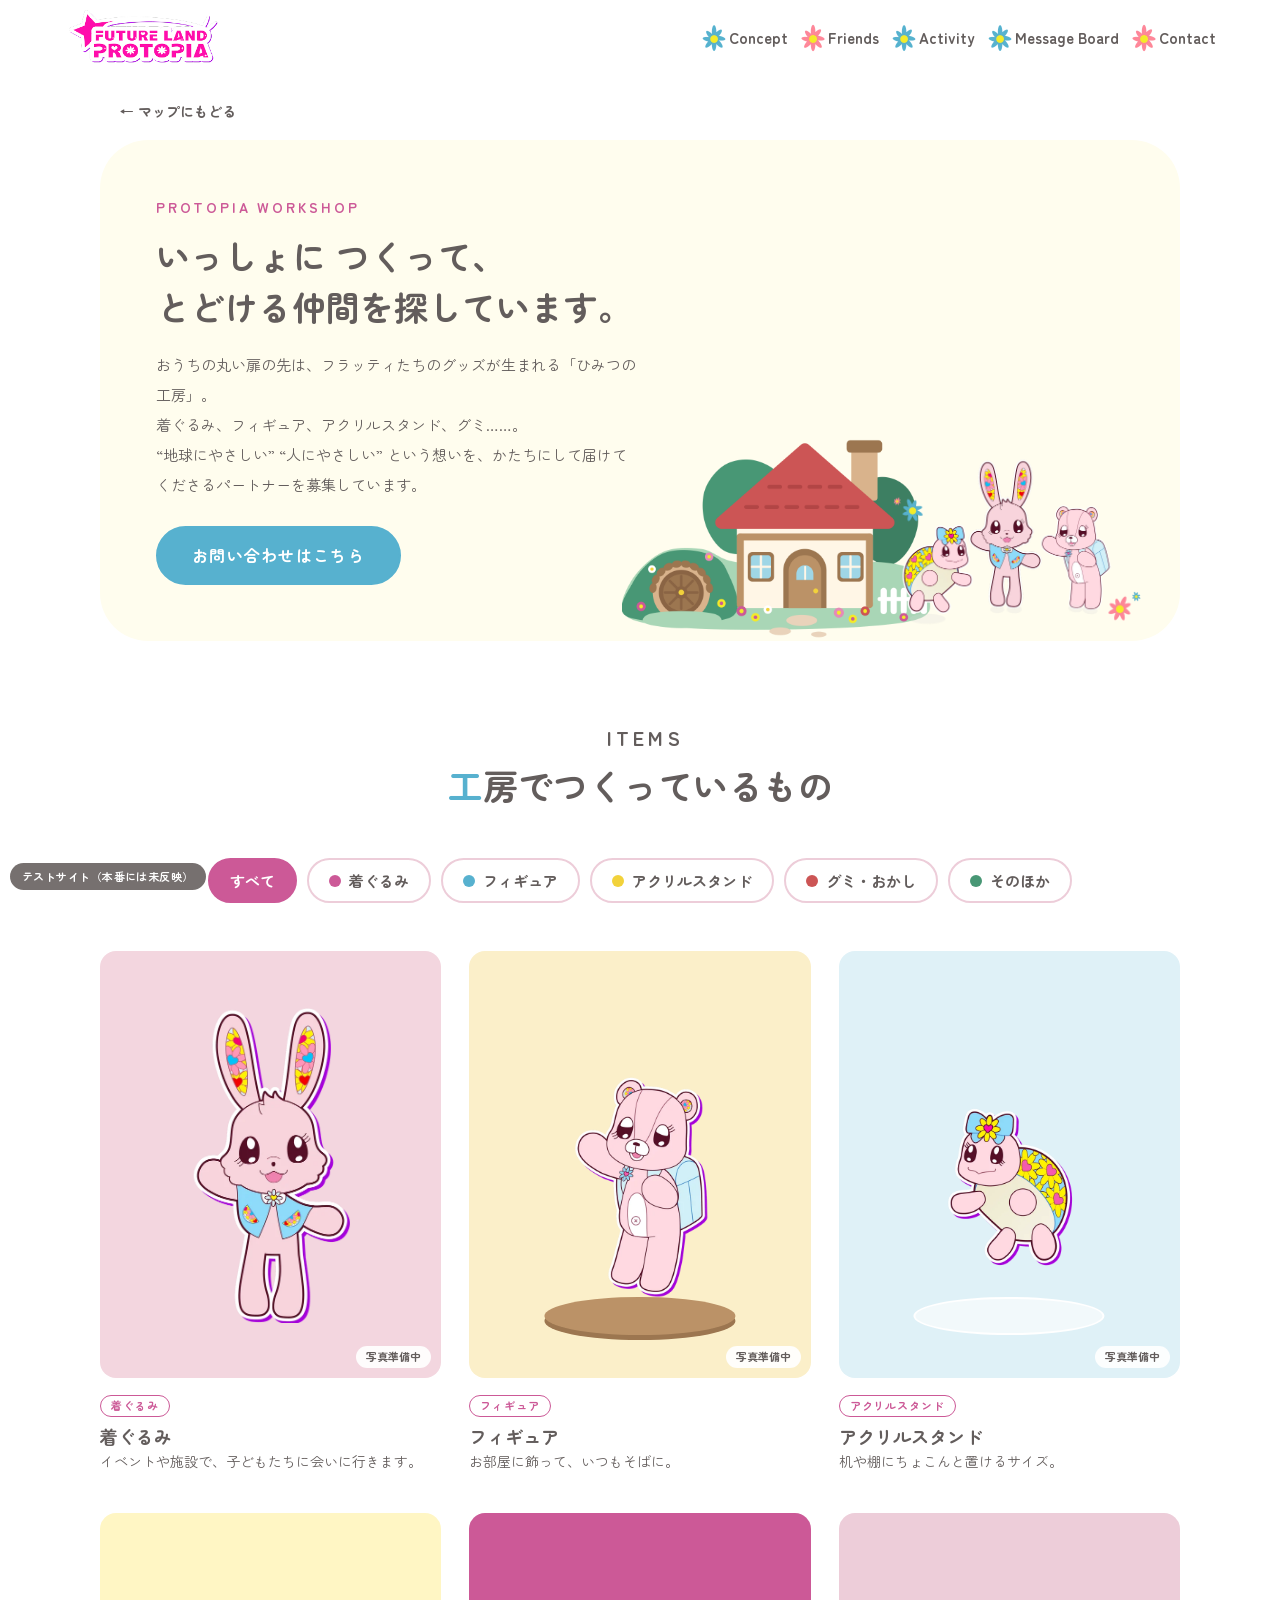
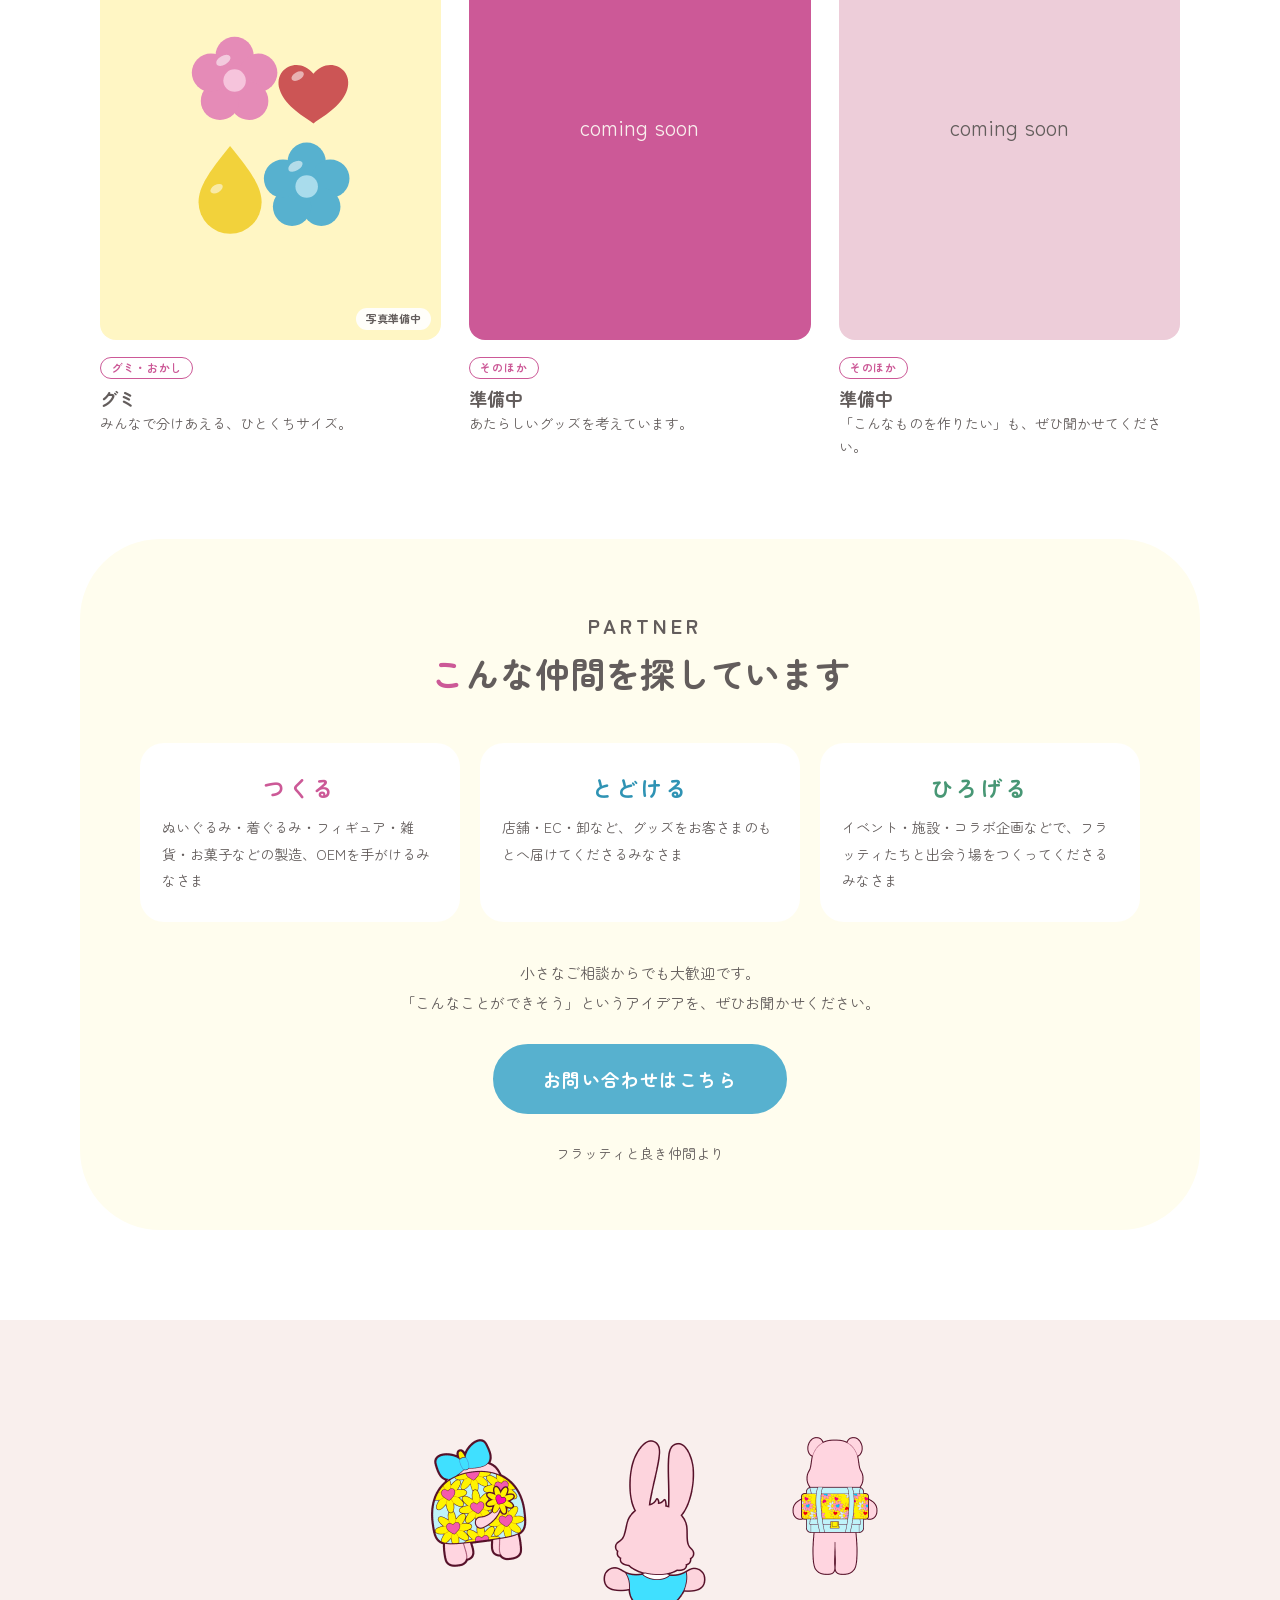
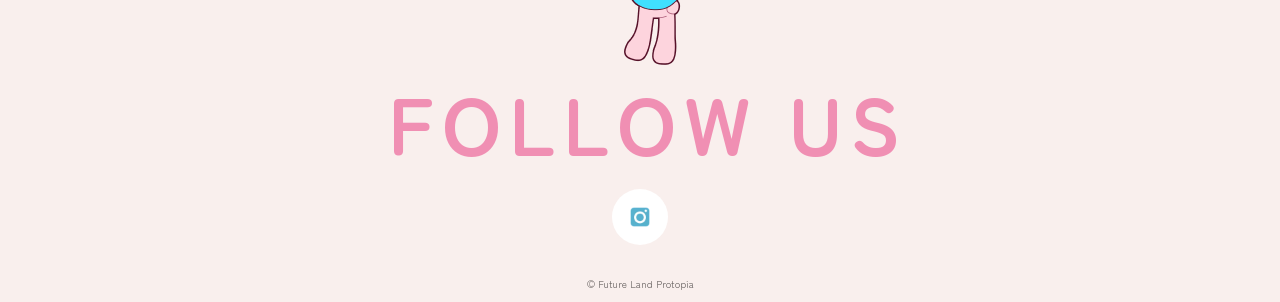
<file: workshop.html>
<!DOCTYPE html>
<html lang="ja">
<head>
  <meta charset="UTF-8">
  <meta name="robots" content="noindex, nofollow">
  <meta name="viewport" content="width=device-width, initial-scale=1.0">
  <title>【テスト】ひみつの工房｜FUTURE LAND PROTOPIA</title>
  <meta name="description" content="FUTURE LAND PROTOPIA のグッズが生まれる「ひみつの工房」。着ぐるみ、フィギュア、アクリルスタンド、グミなどを、いっしょに作って届けてくださる仲間を探しています。">
  <meta property="og:type" content="article">
  <meta property="og:site_name" content="FUTURE LAND PROTOPIA">
  <meta property="og:title" content="ひみつの工房｜FUTURE LAND PROTOPIA">
  <meta property="og:description" content="着ぐるみ、フィギュア、アクリルスタンド、グミなどを、いっしょに作って届けてくださる仲間を探しています。">
  <meta property="og:url" content="https://futurelandprotopia.jp/workshop.php">
  <meta property="og:image" content="https://futurelandprotopia.jp/img/ogp.png">
  <meta name="twitter:card" content="summary_large_image">
  <link rel="icon" type="image/png" sizes="32x32" href="img/favicon-32.png">
  <link rel="apple-touch-icon" href="img/apple-touch-icon.png">
  <link rel="stylesheet" href="css/style.css?v=1794895785">

  <!-- font -->
  <link rel="preconnect" href="https://fonts.googleapis.com">
  <link rel="preconnect" href="https://fonts.gstatic.com" crossorigin>
  <link href="https://fonts.googleapis.com/css2?family=Zen+Maru+Gothic:wght@400;500;700;900&display=swap" rel="stylesheet">
</head>
<body class="ws-page">

  <!-- ================= Header（トップページと同じ。リンク先はトップページの各セクション） ================= -->
<header class="header is-active is-visible">
  <div class="headerInner">
    <p class="logo">
      <a href="./">
        <img src="img/logo.png" alt="FUTURE LAND PROTOPIA トップページへ">
      </a>
    </p>

    <!-- PC NAV -->
    <nav class="pcNav">
      <ul>
        <li><img src="img/icon01.webp" alt="" class="icon" style="width: 30px; max-width: 100px;"><a href="./#concept">Concept</a></li>
        <li><img src="img/icon02.webp" alt="" class="icon" style="width: 30px; max-width: 100px;"><a href="./#characters">Friends</a></li>
        <li><img src="img/icon01.webp" alt="" class="icon" style="width: 30px; max-width: 100px;"><a href="./#activity">Activity</a></li>
        <li><img src="img/icon01.webp" alt="" class="icon" style="width: 30px; max-width: 100px;"><a href="./#news">Message Board</a></li>
        <li><img src="img/icon02.webp" alt="" class="icon" style="width: 30px; max-width: 100px;"><a href="./#contact">Contact</a></li>
      </ul>
    </nav>

    <!-- Hamburger -->
    <button class="hamburger menuBtn" aria-label="menu">
      <img src="img/sp-nav-btn.png" alt="" class="menuIcon">
      <span class="menuText">MENU</span>
    </button>
  </div>

  <!-- SP NAV -->
  <nav class="spNav">
    <button class="spClose" aria-label="close menu">✕</button>
    <ul>
      <li><img src="img/icon01.webp" alt="" class="icon" style="width: 40px; max-width: 100px;"><a href="./#concept">Concept</a></li>
      <li><img src="img/icon02.webp" alt="" class="icon" style="width: 40px; max-width: 100px;"><a href="./#characters">Friends</a></li>
      <li><img src="img/icon01.webp" alt="" class="icon" style="width: 40px; max-width: 100px;"><a href="./#activity">Activity</a></li>
      <li><img src="img/icon01.webp" alt="" class="icon" style="width: 40px; max-width: 100px;"><a href="./#news">Message Board</a></li>
      <li><img src="img/icon02.webp" alt="" class="icon" style="width: 40px; max-width: 100px;"><a href="./#contact">Contact</a></li>
    </ul>
    <div class="spNav-character">
      <img src="img/Flatty-Anime.webp" alt="" loading="lazy" decoding="async">
    </div>
  </nav>
</header>

<main class="ws">

  <p class="ws-back"><a href="./#map">← マップにもどる</a></p>

  <!-- ================= 1. メイン画像＋コピー ================= -->
  <section class="ws-hero">
    <div class="ws-hero-panel">
      <div class="ws-hero-copy">
        <p class="ws-hero-label">PROTOPIA WORKSHOP</p>
        <h1 class="ws-hero-title">
          <span class="phrase">いっしょに つくって、</span><span class="phrase">とどける仲間を</span><span class="phrase">探しています。</span>
        </h1>
        <p class="ws-hero-lead">
          おうちの丸い扉の先は、フラッティたちのグッズが生まれる「ひみつの工房」。<br>
          着ぐるみ、フィギュア、アクリルスタンド、グミ……。<br>
          “地球にやさしい” “人にやさしい” という想いを、かたちにして届けてくださるパートナーを募集しています。
        </p>
        <a href="./#contact" class="ws-btn">お問い合わせはこちら</a>
      </div>
      <div class="ws-hero-visual">
        <img src="img/concept-img.webp" alt="キャメロン、フラッティ、エリオット" class="ws-hero-chara" width="1288" height="775" decoding="async">
        <img src="img/workshop-house.webp" alt="" class="ws-hero-house" width="900" height="592" decoding="async">
      </div>
    </div>
  </section>

  <!-- ================= 2. カテゴリ（横にスクロールできる。data-filter は下の商品カードの data-category と対応） ================= -->
  <section class="ws-items" id="items">
    <div class="Title-Box">
      <h2 class="section-title1">ITEMS</h2>
      <p class="subtitle"><span class="pick" style="color: var(--accent-2);">工</span>房でつくっているもの</p>
    </div>

    <div class="ws-tabs" role="group" aria-label="グッズのカテゴリ">
      <button type="button" class="ws-tab is-current" data-filter="all" aria-pressed="true">すべて</button>
      <button type="button" class="ws-tab" data-filter="kigurumi" aria-pressed="false"><span class="ws-dot" style="background: var(--accent-1);"></span>着ぐるみ</button>
      <button type="button" class="ws-tab" data-filter="figure" aria-pressed="false"><span class="ws-dot" style="background: var(--accent-2);"></span>フィギュア</button>
      <button type="button" class="ws-tab" data-filter="acrylic" aria-pressed="false"><span class="ws-dot" style="background: #f2d23b;"></span>アクリルスタンド</button>
      <button type="button" class="ws-tab" data-filter="sweets" aria-pressed="false"><span class="ws-dot" style="background: #cc5555;"></span>グミ・おかし</button>
      <button type="button" class="ws-tab" data-filter="other" aria-pressed="false"><span class="ws-dot" style="background: #489775;"></span>そのほか</button>
    </div>

    <!-- ================= 3. 商品カード =================
         追加するときは <li class="ws-card"> を1つコピーして増やす。
         ・data-category：kigurumi / figure / acrylic / sweets / other のどれか（上のカテゴリと対応）
         ・写真は縦長4:5、img/ に 720×900 の WebP で置き、<div class="ws-card-img"> の中身を
           <img src="img/◯◯.webp" alt="商品の説明" width="720" height="900" loading="lazy" decoding="async"> だけにする
           （「写真準備中」の表示は ws-card-note ごと消す） -->
    <ul class="ws-grid">

      <li class="ws-card" data-category="kigurumi">
        <div class="ws-card-img ws-bg-pink">
          <img src="img/character02.webp" alt="" class="ws-art" width="560" height="701" loading="lazy" decoding="async">
          <span class="ws-card-note">写真準備中</span>
        </div>
        <p class="ws-card-tag">着ぐるみ</p>
        <h3 class="ws-card-name">着ぐるみ</h3>
        <p class="ws-card-text">イベントや施設で、子どもたちに会いに行きます。</p>
      </li>

      <li class="ws-card" data-category="figure">
        <div class="ws-card-img ws-bg-cream">
          <img src="img/character01.webp" alt="" class="ws-art ws-art-figure" width="560" height="700" loading="lazy" decoding="async">
          <span class="ws-stand ws-stand-figure"></span>
          <span class="ws-card-note">写真準備中</span>
        </div>
        <p class="ws-card-tag">フィギュア</p>
        <h3 class="ws-card-name">フィギュア</h3>
        <p class="ws-card-text">お部屋に飾って、いつもそばに。</p>
      </li>

      <li class="ws-card" data-category="acrylic">
        <div class="ws-card-img ws-bg-blue">
          <img src="img/character03.webp" alt="" class="ws-art ws-art-acrylic" width="560" height="700" loading="lazy" decoding="async">
          <span class="ws-stand ws-stand-acrylic"></span>
          <span class="ws-card-note">写真準備中</span>
        </div>
        <p class="ws-card-tag">アクリルスタンド</p>
        <h3 class="ws-card-name">アクリルスタンド</h3>
        <p class="ws-card-text">机や棚にちょこんと置けるサイズ。</p>
      </li>

      <li class="ws-card" data-category="sweets">
        <div class="ws-card-img ws-bg-yellow">
          <svg class="ws-art-gummy" viewBox="0 0 200 250" aria-hidden="true">
            <g transform="translate(68 84)"><g fill="#e58bb7"><circle cy="-22" r="17"/><circle cx="21" cy="-7" r="17"/><circle cx="13" cy="18" r="17"/><circle cx="-13" cy="18" r="17"/><circle cx="-21" cy="-7" r="17"/></g><circle r="10" fill="#f6c4dc"/></g>
            <path d="M138 78c-12-16-36-6-30 14 4 13 18 22 30 30 12-8 26-17 30-30 6-20-18-30-30-14z" fill="#cc5555"/>
            <g transform="translate(132 178)"><g fill="#57b1cf"><circle cy="-22" r="17"/><circle cx="21" cy="-7" r="17"/><circle cx="13" cy="18" r="17"/><circle cx="-13" cy="18" r="17"/><circle cx="-21" cy="-7" r="17"/></g><circle r="10" fill="#a9dcec"/></g>
            <path d="M64 142c-18 22-28 36-28 50a28 28 0 0 0 56 0c0-14-10-28-28-50z" fill="#f2d23b"/>
            <g fill="#fff" opacity=".55"><ellipse cx="58" cy="66" rx="7" ry="4" transform="rotate(-30 58 66)"/><ellipse cx="124" cy="80" rx="6" ry="3.5" transform="rotate(-30 124 80)"/><ellipse cx="122" cy="160" rx="7" ry="4" transform="rotate(-30 122 160)"/><ellipse cx="52" cy="180" rx="6" ry="3.5" transform="rotate(-30 52 180)"/></g>
          </svg>
          <span class="ws-card-note">写真準備中</span>
        </div>
        <p class="ws-card-tag">グミ・おかし</p>
        <h3 class="ws-card-name">グミ</h3>
        <p class="ws-card-text">みんなで分けあえる、ひとくちサイズ。</p>
      </li>

      <li class="ws-card" data-category="other">
        <div class="ws-card-img ws-soon ws-soon-a"><p>coming soon</p></div>
        <p class="ws-card-tag">そのほか</p>
        <h3 class="ws-card-name">準備中</h3>
        <p class="ws-card-text">あたらしいグッズを考えています。</p>
      </li>

      <li class="ws-card" data-category="other">
        <div class="ws-card-img ws-soon ws-soon-b"><p>coming soon</p></div>
        <p class="ws-card-tag">そのほか</p>
        <h3 class="ws-card-name">準備中</h3>
        <p class="ws-card-text">「こんなものを作りたい」も、ぜひ聞かせてください。</p>
      </li>

    </ul>
  </section>

  <!-- ================= 4. 仲間募集 ================= -->
  <section class="ws-partner" id="partner">
    <div class="Title-Box">
      <h2 class="section-title1">PARTNER</h2>
      <p class="subtitle"><span class="pick" style="color: var(--accent-1);">こ</span>んな仲間を探しています</p>
    </div>

    <ul class="ws-roles">
      <li class="ws-role">
        <p class="ws-role-head" style="color: var(--accent-1);">つくる</p>
        <p class="ws-role-text">ぬいぐるみ・着ぐるみ・フィギュア・雑貨・お菓子などの製造、OEMを手がけるみなさま</p>
      </li>
      <li class="ws-role">
        <p class="ws-role-head" style="color: #2f93b4;">とどける</p>
        <p class="ws-role-text">店舗・EC・卸など、グッズをお客さまのもとへ届けてくださるみなさま</p>
      </li>
      <li class="ws-role">
        <p class="ws-role-head" style="color: #489775;">ひろげる</p>
        <p class="ws-role-text">イベント・施設・コラボ企画などで、フラッティたちと出会う場をつくってくださるみなさま</p>
      </li>
    </ul>

    <p class="ws-partner-text">
      小さなご相談からでも大歓迎です。<br>
      「こんなことができそう」というアイデアを、ぜひお聞かせください。
    </p>

    <a href="./#contact" class="ws-btn ws-btn-large">お問い合わせはこちら</a>
    <p class="ws-from">フラッティと良き仲間より</p>
  </section>

</main>

  <!-- ================= Footer（トップページと同じ） ================= -->
  <footer class="footer">
    <div class="footer-characters">
      <div class="footer-chara rotate slow">
        <img src="img/Cameron_B.png" alt="キャメロン">
      </div>
      <div class="footer-chara rotate medium">
        <img src="img/Flatty_B.png" alt="フラッティ">
      </div>
      <div class="footer-chara rotate slow">
        <img src="img/Elliot_B.png" alt="エリオット">
      </div>
    </div>

    <p class="footer-follow">FOLLOW US</p>

    <ul class="footer-sns">
      <li><a href="https://www.instagram.com/future_land_protopia" target="_blank" rel="noopener"><img src="img/Instagram.webp" alt="Instagram"></a></li>
    </ul>

    <p style="font-size: 10px;">© Future Land Protopia</p>
  </footer>

  <script src="js/workshop.js?v=1794894792"></script>

<!-- ▼テストサイト用（本番のソースには入っていません） -->
<div id="pv-badge">テストサイト（本番には未反映）</div>
<style>#pv-badge{position:fixed;left:10px;bottom:10px;z-index:3000;padding:4px 12px;border-radius:999px;background:rgba(99,93,92,.88);color:#fff;font-size:11px;font-weight:700;letter-spacing:.04em;pointer-events:none}</style>
<script>
// テストサイトではお問い合わせフォームを送信しない
document.querySelectorAll('form').forEach(function(fm){fm.addEventListener('submit',function(e){
  e.preventDefault();e.stopImmediatePropagation();
  var m=document.getElementById('popupModal');
  if(m){m.querySelector('.popup-message').textContent='テストサイトのため、送信はされません。';m.style.display='flex';}
},true);});
</script>
</body>
</html>
</file>
<file: css/style.css>
@charset "UTF-8";

/* ===== Reset ===== */
* {
  margin: 0;
  padding: 0;
  box-sizing: border-box;
}

body {
  font-family: "Zen Maru Gothic", sans-serif;
  background: var(--color-main);
  color: var(--color-font);
  line-height: 1.7;
}

html, body {
  width: 100%;
  overflow-x: hidden;
}

html {
  scroll-behavior: smooth;
}

:root {
  --header-height: 80px;
}

body {

}

.PC {
  display: block;
}

.SP {
  display: none;
}

:root {
  /* メインカラー & サブカラー */
  --color-main: #F9EFED;
  --color-font: #635D5C;
  --color-sub: #EDCDD9;

  /* アクセントカラー */
  --accent-1: #CC5997;
  --accent-2: #57B1CF;
  --accent-3: #F4EA28;
}

/* ================= Header Scroll Control（じんわり最終形） ================= */

.header {
  position: fixed;
  top: 0;
  left: 0;
  width: 100%;
  z-index: 1000;

  opacity: 0;
  visibility: hidden;

  transition:
    opacity 0.6s ease,
    visibility 0s linear 1s;
}

/* 表示準備状態 */
.header.is-active {
  visibility: visible;
  transition:
    opacity 0.6s ease,
    visibility 0s;
}

/* 表示中 */
.header.is-visible {
  opacity: 1;
}




/* ===== 出現前 ===== */
.js-fadeup {
  opacity: 0;
  transform: translateY(5px);
}

/* ===== 表示後 ===== */
.js-fadeup.is-show {
  animation: fadeUp 1s ease-out forwards;
}

/* ===== keyframes ===== */
@keyframes fadeUp {
  from {
    opacity: 0;
    transform: translateY(10px);
  }
  to {
    opacity: 1;
    transform: translateY(0);
  }
}

/* キャラクターの出現アニメーション */

/* ===== 出現前 ===== */
.js-fadeup-1 {
  opacity: 0;
  transform: translateY(5px);
}

/* ===== 表示後 ===== */
.js-fadeup-1.is-show-1 {
  animation: poyonUp 0.5s ease-out forwards;
}

/* ===== keyframes ===== */
@keyframes poyonUp {
  0% {
    opacity: 0;
    transform: translateY(10px) scale(0.95);
  }

  60% {
    opacity: 1;
    transform: translateY(-4px) scale(1.05);
  }

  80% {
    transform: translateY(2px) scale(0.98);
  }

  100% {
    opacity: 1;
    transform: translateY(0) scale(1);
  }
}


/* ===== Header ===== */
.header {
  width: 100%;
  position: fixed;
  top: 0;
  left: 0;
  z-index: 1000;

  background: #fff;
  transition: background 0.3s ease, backdrop-filter 0.3s ease;

  :root {
  --header-height: 80px;
}

body {
  padding-top: var(--header-height);
}
}

/* スクロール時 */
.header.is-scroll {
  background: rgba(255, 255, 255, 0.8);
  backdrop-filter: blur(10px);
}

.headerInner {
  max-width: 1200px;
  height: 100%;
  margin: 0 auto;
  padding: 0 24px;

  display: flex;
  align-items: center;
  justify-content: space-between;
}

/* Logo */
.logo a img {
  width: 160px;
  height: auto;
  padding-top: 10px;
}

.logo a {
  display: inline-block;
}

.logo img {
  display: block;
}

/* ===== PC NAV ===== */
.pcNav ul {
  display: flex;
  gap: 10px;
  list-style: none;
}

.pcNav ul li {
  display: flex;
  align-items: center;
}

.pcNav a {
  text-decoration: none;
  color: var(--color-font);
  font-size: 15px;
  font-weight: 600;
}

/* ===== Hamburger ===== */
.menuBtn {
  width: 70px;
  height: 70px;
  border-radius: 50%;
  background: #fff;
  border: none;

  display: flex;
  flex-direction: column;
  align-items: center;
  justify-content: center;

  padding: 0;
}

.menuIcon {
  width: 52px;
  height: auto;
  margin-bottom: 4px;
  display: block;
  position: relative;
}

.menuText {
  font-size: 10px;
  letter-spacing: 0.1em;
  font-weight: 800;
  color: var(--color-main);

  line-height: 1;       /* ←超重要 */
  margin-top: 4px;     /* ←見た目だけ微調整 */

  position: absolute;
  top: 27px;
  left: 10px;
}


/* ================= SP NAV ================= */
.spNav {
  position: fixed;
  top: 140px;
  height: 70vh;
  z-index: 2000;
  left: 40px;
  width: 80%;
  background: var(--accent-1);
  backdrop-filter: blur(12px);
  display: flex;
  align-items: center;
  justify-content: center;
  opacity: 0;
  pointer-events: none;
  transition: opacity 0.4s ease;
  border-radius: 20px; 
}

/* キャラクターラッパー */
.spNav-character {
  position: absolute;
  right: -42px;   /* 少しはみ出させると可愛い */
  bottom: -16px;
  width: 140px;   /* 基準サイズ */
  pointer-events: none; /* メニュー操作を邪魔しない */
  z-index: 1;
}

/* 画像 */
.spNav-character img {
  width: 100%;
  height: auto;
  display: block;
  animation: nav-float 3.5s ease-in-out infinite;
}

/* ふわふわアニメ */
@keyframes nav-float {
  0%   { transform: translateY(0); }
  50%  { transform: translateY(-8px); }
  100% { transform: translateY(0); }
}


:root {
  --header-height: 80px;
}

/* メニューリスト */
.spNav ul {
  list-style: none;
  text-align: center;

  display: flex;
  flex-direction: column;
  gap: 38px;

  transform: translateY(20px);
  transition: transform 0.4s ease;
}

.spNav ul li{
  display: flex;
}

.spNav a {
  text-decoration: none;
  font-size: 20px;
  color: var(--color-main);
  letter-spacing: 0.1em;
  font-weight: 500;
}

/* Closeボタン */
.spClose {
  position: absolute;
  top: -14px;
  right: -16px;
  background: none;
  border: none;
  font-size: 28px;
  cursor: pointer;
  background-color: #fff;
  color: #e66aa3;
  width: 70px;
  height: 70px;
  border-radius: 100px;
}

/* ===== OPEN状態 ===== */
.header.is-open .spNav {
  opacity: 1;
  pointer-events: auto;
}

.header.is-open .spNav ul {
  transform: translateY(0);
}

/* メニューOPEN中はハンバーガーを消す */
.header.is-open .hamburger {
  opacity: 0;
  pointer-events: none;
}

/* ================= Hamburger ================= */
.hamburger {
  display: none;
  width: 52px;
  height: 54px;
  background: none;
  border: none;
  position: relative;
  cursor: pointer;
}


/* ===== Common ===== */

.Title-Box {
  display: block;
  justify-content: center;
  margin-bottom: 40px;
}

.section-title {
  text-align: center;
  font-size: 30px;
  letter-spacing: 0.2em;
  font-weight: 700;
  padding-left: 10px;
  padding-top: 150px;
}

.line {
  padding-bottom: 10px; /* 下線と文字の間の余白 */
  border-bottom: 2px solid var(--color-font) ; /* 線種（太さ・種類・色） */

}

.section-title1 {
  text-align: center;
  font-size: 20px;
  letter-spacing: 0.2em;
  font-weight: bold;
  font-weight: 700;
  padding-left: 10px;
}

.subtitle {
  font-size: 35px;
  text-align: center;
  font-weight: 600;
}


section {
  padding: 80px 20px;
}

/* ===== Hero ===== */
.hero {
  width: 100%;
  display: flex;
  align-items: center;
  justify-content: center;
  overflow: hidden;
  background: var(--color-main); /* 動画が覆わない部分も黒でなくサイト色に */
  /*
  padding-top: 80px;
  */
}

/* ファーストビュー動画は常に画面幅いっぱいに */
/* PC/SPの出し分けは <source media> で行うため video は1つ。動画ファイル側の黒帯はカット済み */
.fv-movie {
  display: block;
  width: 100%;
  height: auto;
  aspect-ratio: 1280 / 900; /* 読み込み前から高さを確保し、下のコンテンツがガタつかないように */
  object-fit: cover;
}


.hero-logo {
  font-size: 32px;
  color: #ff6fa1;
}

/* ===== Concept ===== */
.concept {
  text-align: center;
}

.concept-visual {
  width: 100%;
  height: auto;
  border-radius: 50%;
  margin: 0 auto 30px;
  margin-top: 50px;
}

.concept-img {
  width: 70%;
}

.concept-text {
  max-width: 800px;
  margin: 0 auto;
  text-align: center;
  margin-top: 15px;
}

/* ===== Characters ===== */
.characters {
  border-radius: 340px;
}
.character-list {
  display: flex;
  justify-content: center;
  gap: 20px;
  flex-wrap: wrap;
}

.character-card {
  width: 324px;
  height: 650px;
  background: var(--accent-1);
  border-radius: 12px;
  padding: 20px;
  text-align: center;
}

.character-image {
  width: 265px;
  height: 376px;
  background: #fffbfc;
  border-radius: 10px;
  margin: 0 auto;
  margin-top: 30px;
}

img.item {
  padding-top: 30px;
  width: 100%;
}

.character-name {
  font-size: 20px;
  color: var(--color-main);
  font-weight: bold;
  margin: 10px 0;
}

.character-copy {
  font-size: 15px;
  color: var(--color-main);
  font-weight: 200;
}

.character-copy-cameron .cam-line {
  display: inline;
}

/* ================= MAP ================= */
/* 地図は正方形（img/map-v2.webp）。中の要素（キャラクター・？アイコン・鳥・丸い扉）は
   位置も大きさも「地図に対する割合」で指定しているので、画面幅ごとに変えるのは .map-wrapper の幅だけでよい */

.map-wrapper {
  position: relative;
  width: 100%;
  max-width: 790px;
  aspect-ratio: 1 / 1;
  margin: 0 auto;
  container-type: inline-size; /* 中の要素で cqw（地図の幅に対する％）を使うため */
}

/* 地図の絵：奥（map-base）と、キャラクターより手前（map-front） */
.map-base,
.map-front {
  position: absolute;
  inset: 0;
  display: block;
  width: 100%;
  height: 100%;
  pointer-events: none;
  user-select: none;
}

.map-base {
  z-index: 0;
}

.map-front {
  z-index: 3;
}

/* ================= MAP 背景テキスト ================= */
.map {
  position: relative;
  overflow: hidden;
  border-radius: 340px;
}

.map-bgText {
  position: absolute;
  inset: 0;
  z-index: 0;
  pointer-events: none;
  overflow: hidden;
}

.map-bgText-track {
  display: flex;
  position: absolute;
  top: 50%;
  transform: translateY(-50%);
  animation: mapTextSlide 80s linear infinite;
}

.map-bgText-track span {
  font-size: 300px;
  font-weight: 700;
  letter-spacing: 0.02em;
  white-space: nowrap;
}

/* スライドアニメーション */
@keyframes mapTextSlide {
  0% {
    transform: translate(0, -50%);
  }
  100% {
    transform: translate(-50%, -50%);
  }
}

.map-wrapper,
.map-text,
.Title-Box {
  position: relative;
  z-index: 1;
}

/* ===== ? アイコン（top / left はアイコンの中心の位置） ===== */
.map-icon {
  --size: clamp(30px, 7.6cqw, 60px);
  position: absolute;
  z-index: 5;
  width: var(--size);
  height: var(--size);
  margin: calc(var(--size) / -2) 0 0 calc(var(--size) / -2);
  border-radius: 50%;
  font-family: "Zen Maru Gothic", "Noto Sans JP", sans-serif;
  font-size: calc(var(--size) * 0.62);
  font-weight: 700;
  color: #fff;
  display: flex;
  align-items: center;
  justify-content: center;
  cursor: pointer;
  box-shadow: 0 6px 12px rgba(0,0,0,0.12);
  transition: transform 0.2s ease;
  -webkit-tap-highlight-color: transparent;
}

/* ピンク：キャメロン（ガーベラガーデン） */
.icon-1 {
  top: 17.5%;
  left: 49.5%;
  background: #e66aa3;
}

/* 水色：フラッティ（ローズガーデンの入口のアーチのとなり） */
.icon-2 {
  top: 41%;
  left: 61.5%;
  background: #4bb3d3;
}

/* 黄色：エリオット（ひまわり畑） */
.icon-3 {
  top: 53.5%;
  left: 41.5%;
  background: #f2d23b;
}

/* ホバー演出（PC） */
.map-icon:hover {
  transform: scale(1.08);
}

.map-icon:focus-visible {
  outline: 3px solid var(--color-font);
  outline-offset: 3px;
}

/* 開いている吹き出しは、ほかのアイコンより手前に出す */
.map-icon.active {
  z-index: 20;
}

/* ===== 吹き出し（キャラクターのひとこと） ===== */
.map-tooltip {
  position: absolute;
  top: -14px;
  left: 50%;
  transform: translate(-50%, -100%);
  width: 280px;
  background: #fff;
  color: #444;
  padding: 16px 20px 18px;
  border-radius: 22px;
  font-size: 14px;
  font-weight: 500;
  line-height: 1.8;
  border: 2px solid #e66aa3;
  box-shadow: 0 8px 18px rgba(0,0,0,0.12);
  display: none;
  z-index: 20;
  cursor: default;
}

/* だれのひとことか（名前） */
.map-tooltip-name {
  display: block;
  margin-bottom: 2px;
  font-size: 15px;
  font-weight: 700;
  letter-spacing: 0.08em;
}

/* ===== 吹き出しのしっぽ ===== */
.map-tooltip::after {
  content: "";
  position: absolute;
  bottom: -14px;
  left: 50%;
  transform: translateX(-50%);
  border-width: 14px 10px 0 10px;
  border-style: solid;
  border-color: #fff transparent transparent transparent;
}

.map-tooltip::before {
  content: "";
  position: absolute;
  bottom: -18px;
  left: 50%;
  transform: translateX(-50%);
  border-width: 16px 12px 0 12px;
  border-style: solid;
  border-color: #e66aa3 transparent transparent transparent;
}

/* ================= 吹き出し色をアイコンに連動 ================= */

/* ピンク */
.icon-1 .map-tooltip {
  border-color: #e66aa3;
}
.icon-1 .map-tooltip::before {
  border-color: #e66aa3 transparent transparent transparent;
}
.icon-1 .map-tooltip-name {
  color: #cc5997;
}

/* 水色 */
.icon-2 .map-tooltip {
  border-color: #4bb3d3;
}
.icon-2 .map-tooltip::before {
  border-color: #4bb3d3 transparent transparent transparent;
}
.icon-2 .map-tooltip-name {
  color: #2f93b4;
}

/* 黄色 */
.icon-3 .map-tooltip {
  border-color: #f2d23b;
}
.icon-3 .map-tooltip::before {
  border-color: #f2d23b transparent transparent transparent;
}
.icon-3 .map-tooltip-name {
  color: #b48a12;
}

/* ===== 表示中 ===== */
.map-icon.active .map-tooltip {
  display: block;
  animation: pop 0.25s ease-out;
  text-align: center;
}

/* ===== 出現アニメーション ===== */
@keyframes pop {
  from {
    opacity: 0;
    transform: translate(-50%, -90%) scale(0.95);
  }
  to {
    opacity: 1;
    transform: translate(-50%, -100%) scale(1);
  }
}

/* ================= MAP 鳥 ================= */
.map-object {
  position: absolute;
  pointer-events: none;
  z-index: 1;
}

.bird {
  width: 10.5%;
  animation: bird-hop 2.4s ease-in-out infinite;
}

/* 右の鳥（ローズガーデンとおうちの間） */
.bird-left {
  left: 87%;
  top: 58.5%;
  animation-delay: 0s;
}

/* 上の鳥（キャメロンとローズガーデンの間） */
.bird-right {
  left: 56%;
  top: 2%;
  animation-delay: 0.8s;
}

/* ぴょんアニメ */
@keyframes bird-hop {
  0%, 100% {
    transform: translateY(0);
  }
  50% {
    transform: translateY(-10px);
  }
}

/* ================= MAP キャラクター ================= */
.map-character {
  position: absolute;
  z-index: 2; /* 地図（奥）より上、手前のひまわりと？アイコンより下 */
  animation: float 4s ease-in-out infinite;
}

.map-character img {
  display: block;
  width: 100%;
  height: auto;
  transform: scaleX(-1);
}

@keyframes float {
  0% { transform: translateY(0); }
  50% { transform: translateY(-10px); }
  100% { transform: translateY(0); }
}

/* キャメロン：ガーベラガーデンの上（ガーデンの方を向かせるので反転しない） */
.char-cameron {
  width: 17%;
  top: 0.5%;
  left: 30.9%;
}

.char-cameron img {
  transform: none;
}

/* フラッティ：ローズガーデンの入口 */
.char-flatty {
  width: 20%;
  top: 46.2%;
  left: 59.8%;
  animation-delay: -1.3s;
}

/* エリオット：ひまわり畑の中（足元は手前のひまわりに隠れる） */
.char-elliot {
  width: 18%;
  top: 52%;
  left: 20%;
  animation-delay: -2.6s;
}

/* ================= MAP おうちの丸い扉（ひみつの工房へ） ================= */
.map-door {
  position: absolute;
  z-index: 4;
  top: 85.2%;
  left: 59.9%;
  width: 8.2%;
  aspect-ratio: 1 / 1;
  border-radius: 50%;
  -webkit-tap-highlight-color: transparent;
  transition: background-color 0.2s ease;
}

/* 押せることが伝わるように、扉のまわりに輪を広げる */
.map-door::before {
  content: "";
  position: absolute;
  inset: -4%;
  border-radius: 50%;
  border: 3px solid #fff;
  opacity: 0;
  animation: door-ping 2.4s ease-out infinite;
}

@keyframes door-ping {
  0% {
    transform: scale(0.9);
    opacity: 0.95;
  }
  70%, 100% {
    transform: scale(1.4);
    opacity: 0;
  }
}

.map-door:hover,
.map-door:focus-visible {
  background-color: rgba(255, 255, 255, 0.28);
}

.map-door:focus-visible {
  outline: 3px solid var(--color-font);
  outline-offset: 3px;
}

.map-door-label {
  position: absolute;
  bottom: 106%;
  left: 50%;
  transform: translateX(-50%);
  padding: 0.15em 0.9em;
  border: 2px solid #94673f;
  border-radius: 999px;
  background: #fff;
  color: #94673f;
  font-size: clamp(10px, 1.75cqw, 14px);
  font-weight: 700;
  line-height: 1.5;
  white-space: nowrap;
  box-shadow: 0 3px 8px rgba(0,0,0,0.1);
  transition: transform 0.2s ease;
}

.map-door:hover .map-door-label {
  transform: translateX(-50%) translateY(-3px);
}

@media (prefers-reduced-motion: reduce) {
  .map-character,
  .bird,
  .map-door::before {
    animation: none;
  }
}


/* ===== Stamp ===== */
.stamp {
  text-align: center;
}

.line-slider {
  width: 100%;
  overflow: hidden;
}

.slider-row {
  width: 100%;
  overflow: hidden;
  margin: 20px 0;
}

.slider-track {
  display: flex;
  width: max-content;
  animation: slide-left 30s linear infinite;
}

.slider-track.reverse {
  animation: slide-right 30s linear infinite;
}

/* ===== Activity（3匹の活動紹介／世界の国の取り組み） =====
   枠は縦長4:5。サイズはここの変数だけで調整する（スマホは下の767px以下で上書き） */
.activity {
  --tile-w: 224px;
  --tile-h: 280px;
  --tile-gap: 20px;
}

.activity-block + .activity-block {
  margin-top: 60px;
}

/* HTMLの1グループを js/script.js が画面幅に合わせてくり返し、同じグループをもう1組つなげる。
   半分（＝1グループ分）流したら先頭に戻すことで切れ目なくループする */
.slider-group {
  display: flex;
  flex-shrink: 0;
}

/* js/script.js が並びを作り終える（.is-ready が付く）までは流さない。途中で途切れた状態を見せないため */
.activity .slider-track:not(.is-ready) {
  animation: none;
}

/* マウスを乗せている間は止めて、写真をゆっくり見られるようにする */
.activity .slider-row:hover .slider-track {
  animation-play-state: paused;
}

/* 端末で「視差効果を減らす（動きを減らす）」を設定している人には流さない */
@media (prefers-reduced-motion: reduce) {
  .activity .slider-track {
    animation: none;
  }
}

/* 下段は上段と枠の位置を半分ずらして、2段が同じ並びに見えないようにする */
.slider-track.track-offset {
  margin-left: calc((var(--tile-w) + var(--tile-gap)) / -2);
}

.box {
  width: var(--tile-w);
  height: var(--tile-h);
  background: #ddd;
  margin-right: var(--tile-gap);
  flex-shrink: 0;
  border-radius: 12px;
  overflow: hidden; /* はみ出し防止 */
}

.box-photo img {
  display: block;
  width: 100%;
  height: 100%;
  object-fit: cover;
}

.box-soon {
  display: flex;
  align-items: center;
  justify-content: center;
  font-size: 25px;
}

.box-a {
  background-color: var(--accent-1);
  color: var(--color-main);
}

.box-b {
  background-color: var(--color-sub);
  color: var(--color-font);
}

/* 上段：左へ */
@keyframes slide-left {
  0% {
    transform: translateX(0);
  }
  100% {
    transform: translateX(-50%);
  }
}

/* 下段：右へ */
@keyframes slide-right {
  0% {
    transform: translateX(-50%);
  }
  100% {
    transform: translateX(0);
  }
}




/* ===== LINE Stamp ===== */

img.lineimage {
  width: 80px;
  margin-bottom: -25px;
}

.stampText {
  width: 100%;
  max-width: 900px;
  margin: 0 auto;
}

h3.text {
  font-size: 28px;
  color: var(--color-font);
  text-align: center;
  letter-spacing: 0.18em;
  padding-bottom: 18px;
  padding-top: 36px;
  line-height: 1.6;
}

.stamp-text {
  font-size: 15px;
  counter-reset: var(--color-font);
  text-align: center;
  letter-spacing: 0.16em;
  line-height: 2;
}

.buttonBox {
  display: flex;
  justify-content: center;
  padding-top: 70px;
}

.button {
  position: relative; /* ★ 擬似要素用 */
  overflow: visible;  /* キャラを外に出す */
  background-color: var(--accent-2);
  color: var(--color-main);
  border: 1px solid var(--color-main);
  width: 370px;
  height: 100px;
  display: flex;
  justify-content: center;
  align-items: center;
  border-radius: 100px;
}

.button::before {
  content: "";
  position: absolute;
  top: -52px;                 /* ボタン上に配置 */
  left: 50%;
  transform: translateX(-50%) translateY(20px) scale(0.6);
  width: 120px;
  height: 90px;

  background-image: url("../img/btnimage.png"); /* ←キャラ画像 */
  background-size: contain;
  background-repeat: no-repeat;

  opacity: 0;
  pointer-events: none;
}

.button:hover::before {
  animation: poyon 0.6s ease-in-out forwards;
}

@keyframes poyon {
  0% {
    opacity: 0;
    transform: translateX(-50%) translateY(20px) scale(0.6);
  }
  60% {
    opacity: 1;
    transform: translateX(-50%) translateY(-10px) scale(1.1);
  }
  80% {
    transform: translateX(-50%) translateY(0) scale(0.95);
  }
  100% {
    opacity: 1;
    transform: translateX(-50%) translateY(0) scale(1);
  }
}

.btnText {
  font-size: 23px;
  letter-spacing: 0.1em;
  font-weight: 500;
}

.button:hover {
  background-color: #fff;
  color: var(--accent-2);
  border: 1px solid var(--accent-2);
}

/* ===== Goods ===== */
.goods {
  background: #fff5f2;
  padding: 80px 0;
  border-radius: 340px;
}

.inner {
  max-width: 1200px;
  margin: 0 auto;
  padding: 0 24px;
}

.sectionTitle {
  text-align: center;
  font-size: 28px;
  margin-bottom: 16px;
}

.sectionLead {
  text-align: center;
  font-size: 14px;
  line-height: 1.8;
  margin-bottom: 48px;
}

/* グッズ一覧 */
.goodsList {
  display: grid;
  grid-template-columns: repeat(3, 1fr);
  gap: 32px;
}

.goodsItem {
  border: 2px solid #ff6fb0;
  padding: 24px;
  background: #fff;
  position: relative;
  border-radius: 10px;
}

.goodsImg {
  background: #f3d6df;
  aspect-ratio: 1 / 1;
  margin-bottom: 16px;
  border-radius: 10px;
}

.buyBtn {
  position: absolute;
  top: 287px;
  right: 42px;
  background: #5bbad5;
  color: #fff;
  border: none;
  border-radius: 999px;
  padding: 10px 26px;
  font-size: 15px;
  cursor: pointer;
}

.buyBtn:hover {
  background-color: var(--color-main);
  color: var(--accent-2);
  border: 1px solid var(--accent-1);
}

.goodsName {
  font-size: 14px;
  margin-bottom: 4px;
}

.goodsPrice {
  font-size: 13px;
  margin-bottom: 8px;
}

.goodsText {
  font-size: 12px;
  line-height: 1.6;
}

/* ===== News ===== */
.news {
  background: #fff5f2;
  padding: 80px 0;
}

/* PCでは記事を3本ずつ横に並べる幅（画面幅約950px以上で3列、タブレットは2列、スマホは1列） */
.inner-news {
  max-width: 1200px;
  width: 100%;
  margin: 0 auto;
  padding: 0 24px;
}

.newsEn {
  text-align: center;
  font-size: 12px;
  letter-spacing: 0.2em;
}

.newsTitle {
  text-align: center;
  font-size: 26px;
  margin-bottom: 48px;
}

.newsList {
  display: grid;
  gap: 32px;

  /* 列数は最小幅280pxで決める（PC3列・タブレット2列。1記事の幅は .newsItem で最大392px） */
  grid-template-columns: repeat(auto-fit, minmax(280px, 1fr));
  justify-content: center;
}

.newsItem {
  width: 100%;
  max-width: 392px;
  justify-self: center;
}

/* 記事画像は縦長4:5 */
.newsImg {
  background: #f3d6df;
  aspect-ratio: 4 / 5;
  margin-bottom: 8px;
  border-radius: 10px;
  overflow: hidden;
}

.newsImg img {
  display: block;
  width: 100%;
  height: 100%;
  object-fit: cover;
}

/* 画像のない記事はロゴを中央に表示 */
.newsImg.newsImg-logo {
  display: flex;
  align-items: center;
  justify-content: center;
  background: #fff;
  border: 1px solid #f3d6df;
}

/* 手元のロゴ素材は横287pxのため、高解像度の画面でぼやけないよう表示を最大200pxにとどめる */
.newsImg.newsImg-logo img {
  width: 70%;
  max-width: 200px;
  height: auto;
  object-fit: contain;
}

/* 記事の文字（2026-10 亀井さん依頼で大きめに：日付12→14px／見出し14→18px／本文12→15px） */
.newsDate {
  font-size: 14px;
  color: #999;
}

.newsItemTitle {
  font-size: 18px;
  margin: 8px 0;
}

.newsTags {
  display: flex;
  gap: 8px;
  margin-bottom: 8px;
}

.tag {
  background: #ff6fb0;
  color: #fff;
  font-size: 10px;
  padding: 4px 8px;
  border-radius: 999px;
}

.newsText {
  font-size: 15px;
  line-height: 1.8;
}

/* 文の途中で1〜2文字だけ次の行に落ちないよう、区切りのまとまりごとに改行させる */
.newsText .phrase,
.newsItemTitle .phrase {
  display: inline-block;
}



/* ===== Message ===== */
.message {
  position: relative;
  overflow: hidden;
  background: #f8efec;
  padding: 120px 20px;
  text-align: center;
}

.message::before,
.message::after {
  display: none;
}

.message-inner {
  position: relative;
  z-index: 1;
  max-width: 820px;
  margin: 0 auto;
  padding: 0;
  background: transparent;
  border: 0;
  border-radius: 0;
  box-shadow: none;
  text-align: center;
}

.message-label {
  display: block;
  margin-bottom: 14px;
  padding: 0;
  background: transparent;
  color: var(--color-font);
  border-radius: 0;
  font-size: 18px;
  font-weight: 700;
  letter-spacing: 0.02em;
}

.message-title {
  display: flex;
  justify-content: center;
  gap: 18px;
  flex-wrap: wrap;
  margin-bottom: 20px;
  color: var(--color-font);
  font-size: 30px;
  line-height: 1.5;
  letter-spacing: 0.04em;
  font-weight: 900;
  text-align: center;
}

.message-title-accent {
  color: var(--accent-2);
}

.message-lead {
  margin: 0 auto 8px;
  font-size: 20px;
  line-height: 1.8;
  font-weight: 400;
  letter-spacing: 0.04em;
  text-align: center;
}

.message-lead,
.message-text,
.message-from {
  padding-bottom: 0.16em;
  text-decoration-line: underline;
  text-decoration-style: dotted;
  text-decoration-color: var(--accent-1);
  text-decoration-thickness: 3px;
  text-underline-offset: 0.34em;
}

.message-text {
  margin: 0 auto;
  font-size: 19px;
  line-height: 1.9;
  font-weight: 400;
  letter-spacing: 0.04em;
  text-align: center;
}

.message-from {
  margin-top: 8px;
  font-size: 19px;
  font-weight: 400;
  letter-spacing: 0.04em;
  color: var(--color-font);
  text-align: center;
}

@media (max-width: 767px) {
  .message {
    padding: 70px 18px;
  }

  .message::before,
  .message::after {
    width: 120px;
    height: 120px;
  }

  .message-inner {
    padding: 42px 22px 38px;
    border-radius: 32px;
  }

  .message-title {
    gap: 8px;
    margin-bottom: 24px;
    font-size: 22px;
    line-height: 1.65;
    letter-spacing: 0.04em;
  }

  .message-title > span {
    display: block;
    width: 100%;
  }

  .message-title-accent {
    display: inline;
    width: auto;
  }

  .message-lead {
    font-size: 15px;
    line-height: 2;
    letter-spacing: 0.04em;
  }

  .message-text {
    font-size: 14px;
    line-height: 2;
    letter-spacing: 0.04em;
  }

  .message-from {
    margin-top: 28px;
    font-size: 15px;
  }
}


/* ===== Contact ===== */

.contact {
  background-color: #fff5f2;
}

.contact-section {
  padding: 80px 20px;
  text-align: center;
}

.contact-title {
  font-size: 22px;
  margin-bottom: 10px;
}

.concept-text {
  font-size: 15px;
  text-align: center;
  padding-bottom: 20px;
}

.contact-lead {
  font-size: 14px;
  margin-bottom: 40px;
}

.contact-box {
  max-width: 800px;
  margin: 0 auto;
  background: #ffdfb2;
  padding: 40px;
  border-radius: 30px;
  text-align: left;
  margin-top: 30px;
}

.form-group {
  margin-bottom: 25px;
}

.label {
  display: block;
  font-size: 14px;
  margin-bottom: 6px;
  font-weight: 600;
}

.label span {
  color: #c55;
  font-size: 12px;
  margin-left: 6px;
}

input[type="text"],
input[type="email"],
input[type="tel"],
textarea {
  width: 100%;
  padding: 12px;
  border-radius: 6px;
  border: none;
  font-size: 14px;
}

textarea {
  resize: vertical;
}

.policy-box {
  background: #f7eee9;
  padding: 16px;
  border-radius: 6px;
  font-size: 12px;
  line-height: 1.8;
  margin-bottom: 10px;
  max-height: 260px;
  overflow-y: auto;
  border: 1px solid rgba(83, 55, 42, 0.12);
  color: #4a3428;
  -webkit-overflow-scrolling: touch;
}

.policy-box h3 {
  font-size: 13px;
  margin: 18px 0 8px;
}

.policy-box h3:first-child {
  margin-top: 0;
}

.policy-box p {
  margin: 0 0 12px;
}

.policy-box ol {
  margin: 0 0 14px 18px;
  padding: 0;
}

.policy-box li {
  margin-bottom: 8px;
}

.check {
  font-size: 13px;
}

.submit-btn {
  display: block;
  margin-top: 30px;
  padding: 14px;
  width: 220px;
  border: none;
  border-radius: 30px;
  background: #6bbcd1;
  color: #fff;
  font-size: 15px;
  cursor: pointer;
  margin: 0 auto;
}

/* モーダルの背景 */
/* ※ display:flex をここに書くと、JS実行前の読み込み中に灰色の幕が一瞬全面に出る。表示時はJSで flex にする */
.popup-modal {
  display: none; /* 初期非表示 */
  position: fixed;
  z-index: 1000;
  left: 0;
  top: 0;
  width: 100%;
  height: 100%;
  background-color: rgba(0,0,0,0.5); /* 半透明背景 */
  justify-content: center;
  align-items: center;
}

/* モーダル本体 */
.popup-content {
  background-color: #fffdee; /* サイトの世界観カラー */
  border-radius: 20px;
  padding: 40px 30px;
  text-align: center;
  max-width: 400px;
  width: 90%;
  position: relative;
  box-shadow: 0 0 20px rgba(0,0,0,0.2);
  font-family: inherit;
}

/* メッセージ */
.popup-message {
  font-size: 18px;
  line-height: 1.5;
  color: #333;
}

/* 閉じるボタン */
.popup-close {
  position: absolute;
  background-color: #ffb8e1;
  width: 50px;
  height: 50px;
  border-radius: 50px;
  top: -16px;
  right: 0;
  line-height: 50px;
  cursor: pointer;
}


/* ===== Footer ===== */
.footer {
  background: var(--color-main);
  padding: 80px 20px 10px;
  text-align: center;
  width: 100%;
  height: auto;
}

/* キャラ */
.footer-characters {
  display: flex;
  justify-content: center;
  gap: 40px;
}

.footer-chara {
  width: 140px;
}

/* FOLLOW */
.footer-follow {
  font-size: 80px;
  letter-spacing: 0.1em;
  color: #f08fb3;
  font-weight: bold;
  margin-top: -60px;
  text-align: center;
  padding-left: 15px;
}

/* SNS */
.footer-sns {
  display: flex;
  justify-content: center;
  gap: 20px;
  list-style: none;
  margin-bottom: 30px;
}

.footer-sns li a {
  display: flex;
  width: 56px;
  height: 56px;
  background: #fff;
  border-radius: 50%;
  align-items: center;
  justify-content: center;
}

.footer-sns img {
  width: 24px;
}

/* ================= 回転アニメーション ================= */
@keyframes Rotate {
  0% {
    transform: rotate(0deg);
  }
  25% {
    transform: rotate(360deg);
  }
  50% {
    transform: rotate(540deg);
  }
  75% {
    transform: rotate(720deg);
  }
  100% {
    transform: rotate(720deg);
  }
}

.rotate {
  animation-name: Rotate;
  animation-timing-function: ease-in-out;
  animation-iteration-count: infinite;
}

/* ===== Responsive ===== */

@media (max-width: 1024px) {
  .characters {
    border-radius: 210px;
  }

  .map {
    border-radius: 210px;
  }

  .goods {
    border-radius: 210px;
  }

  h3.text {
    font-size: 24px;
    letter-spacing: 0.14em;
  }

  .stamp-text {
    letter-spacing: 0.1em;
    line-height: 2;
  }

  .character-copy-cameron {
    line-height: 1.8;
  }

  .character-copy-cameron br {
    display: none;
  }

  .character-copy-cameron .cam-line {
    display: block;
  }

  .character-copy-cameron .cam-line-1::before {
    content: "キャメロンはちょっと";
  }

  .character-copy-cameron .cam-line-1 {
    font-size: 0;
  }

  .character-copy-cameron .cam-line-1::before {
    font-size: 15px;
  }

  .character-copy-cameron .cam-line-1::after {
    content: "おてんばですが、";
    display: block;
    font-size: 15px;
  }

  .character-copy-cameron .cam-line-2::before {
    content: "ファッション楽しいことを";
  }

  .character-copy-cameron .cam-line-2 {
    font-size: 0;
  }

  .character-copy-cameron .cam-line-2::before {
    font-size: 15px;
  }

}

@media (min-width: 768px) and (max-width: 820px) {
  .spNav-character {
    width: 160px;
    right: -16px;
    bottom: -20px;
  }
}

/* ================= iPad mini（768px） ================= */
@media (min-width: 768px) and (max-width: 1024px) {

  /* ===== MAP（中の要素は地図に対する％なので、ここでは幅だけ変える） ===== */
  .map-wrapper {
    max-width: 640px;
  }

  .map-bgText-track span {
    font-size: 220px;
  }

  .map-tooltip {
    width: 240px;
    font-size: 14px;
  }

  /* ===== Characters Card ===== */
  .character-list {
    gap: 24px;
  }

  .character-card {
    width: 280px;
    height: auto;
  }

  .character-image {
    width: 220px;
    height: auto;
  }

  /* ===== Section ===== */
  section {
    padding: 70px 20px;
  }

  .section-title {
    font-size: 24px;
    padding-top: 60px;
  }

  /* ===== Footer ===== */
  .footer-chara {
    width: 120px;
  }

  .footer-follow {
    font-size: 56px;
    margin-top: -40px;
  }
}

/* ================= iPad 縦（768〜820） ================= */
@media (min-width: 768px) and (max-width: 820px) {


  .characters {
    border-radius: 130px;
  }


  .map {
    border-radius: 130px;
  } 

  /* ===== Goods ===== */

  .goods {
    border-radius: 130px;
  }

  .goodsList {
    grid-template-columns: repeat(2, 1fr);
    gap: 24px;
  }

  .goodsItem {
    padding: 20px;
  }

  /* BUYボタン事故防止 */
  .buyBtn {
    margin-top: 12px;
    display: inline-block;
    top: 282px;
  }
}

@media (max-width: 767px) {

  .PC {
    display: none;
  }

  .SP {
    display: block;
  }

  h1.logo {
    padding-top: 10px;
  }

  .pcNav {
    display: none;
  }

  .spNav-character {
    width: 120px;
    right: -10px;
    bottom: -12px;
  }

  .hamburger {
    display: block;
  }


  .logo a img {
    width: 120px;
  }

  .hero {
    padding-top: 0;
  }

  .fv-movie {
    aspect-ratio: 720 / 1280;
  }

  .section-title {
    font-size: 20px;
    letter-spacing: 0em;
    padding-top: 0;
  }

  .Title-Box {
    margin-bottom: 20px;
  }

  /* 地図は画面いっぱいに近い幅で見せる（section の左右余白20pxのうち12pxぶんはみ出す） */
  .map-wrapper {
    width: min(calc(100% + 24px), 520px);
    margin-left: 50%;
    margin-right: 0;
    transform: translateX(-50%);
  }

  section {
    padding: 60px 20px;
  }

  .character-image {
    width: 230px;
    height: 336px;
  }

  img.item {
    padding-top: 10px;
  }

  .character-card {
    width: 300px;
    height: 570px;
  }

  .concept-img {
    width: 100%;
  }

  .concept-text {
    font-size: 13px;
    letter-spacing: 0.09em;
  }

  .map-bgText-track span {
    font-size: 160px;
  }

  /* 吹き出しは少しコンパクトに（1行14文字が収まる幅） */
  .map-tooltip {
    width: 216px;
    padding: 12px 10px 14px;
    font-size: 13px;
  }

  .map-tooltip-name {
    font-size: 14px;
  }

  .map-text {
    font-size: 14px;
    line-height: 1.8;
    margin-top: 72px;
    padding: 0 20px;
    text-align: center;
  }

  .section-title1 {
    font-size: 15px;
  }

  .subtitle {
    font-size: 20px;
  }

  img.lineimage {
    width: 60px;
    margin-bottom: -14px;
  }

  .activity {
    --tile-w: 152px;
    --tile-h: 190px;
    --tile-gap: 13px;
  }

  .activity-block + .activity-block {
    margin-top: 40px;
  }

  .box-soon {
    font-size: 16px;
  }

  .stampText {
    padding: 0 10px;
  }

  h3.text {
    font-size: 20px;
    letter-spacing: 0.12em;
    line-height: 1.7;
    padding-top: 18px;
    padding-bottom: 14px;
  }

  .stamp-text {
    font-size: 12px;
    letter-spacing: 0.04em;
    line-height: 2;
  }

  .buttonBox {
    padding-top: 30px;
  }

  .button {
    width: 260px;
    max-width: 360px;
    height: 72px;
    border-radius: 999px;
  }

  .btnText {
    font-size: 17px;
    letter-spacing: 0.08em;
  }

  /* キャラクター位置も微調整 */
  .button::before {
    top: -42px;
    width: 70px;
    height: 70px;
  }

  .sectionLead {
    font-size: 12px;
}

/* 画像と本文の幅をそろえる（PCと同じ最大幅で中央寄せ） */
.newsItem {
  width: 100%;
  max-width: 392px;
  margin: 0 auto;
}

.newsImg {
  width: 100%;
}

.footer-chara img {
    width: 100px;
  }
  .footer-characters {
    gap: 0;
  }

  .characters {
    border-radius: 100px;
  }

  .map {
    border-radius: 100px;
    padding-top: 60px;
    padding-bottom: 80px;
   }

   .goods {
    border-radius: 100px;
   }

   label {
    font-size: 13px;
    display: flex;
    gap: 5px;
    margin: 5px 0;
  }

   .newsItemTitle {
    font-size: 17px;
    margin: 5px 0;
  }

  .newsText {
    font-size: 14px;
  }

  .inner-news {
    width: 100%; 
  }

  .footer-follow {
    font-size: 42px;
    margin-top: -30px;
    padding-left: 15px;
}

/* ===== Responsive ===== */
@media (max-width: 1024px) {
  .goodsList {
    grid-template-columns: repeat(2, 1fr);
  }

  @media (max-width: 1024px) {
    /*  
  .newsList {
    grid-template-columns: repeat(2, 1fr);
  }
    */
}
}

@media (max-width: 600px) {
  .goodsList {
    grid-template-columns: 1fr;
  }

  .newsList {
    grid-template-columns: 1fr;
  }
}
}

/* スマホ用 */
@media (max-width: 600px) {
  .popup-content {
    padding: 1.5rem;
    max-width: 90%;
  }
  .popup-message {
    font-size: 0.95rem;
  }
  .popup-close {
    width: 40px;
    height: 40px;
    border-radius: 40px;
    top: -16px;
    right: 9px;
    line-height: 40px;
    font-size: 1.3rem;
  }
}

/* タブレット用 */
@media (min-width: 601px) and (max-width: 1024px) {
  .popup-content {
    max-width: 450px;
    padding: 1.8rem;
  }
  .popup-message {
    font-size: 1rem;
  }
}
/* ================= Message Responsive追加 ================= */
/* タブレット */
@media (min-width: 768px) and (max-width: 1024px) {
  .message {
    padding: 90px 24px;
    border-radius: 210px;
  }

  .message::before,
  .message::after {
    width: 150px;
    height: 150px;
  }

  .message-inner {
    max-width: 720px;
    padding: 56px 34px 50px;
    border-radius: 42px;
  }

  .message-label {
    font-size: 12px;
    margin-bottom: 18px;
  }

  .message-title {
    gap: 18px;
    font-size: 28px;
    line-height: 1.6;
    margin-bottom: 30px;
  }

  .message-lead {
    font-size: 19px;
    line-height: 2;
  }

  .message-text {
    font-size: 16px;
    line-height: 2.1;
  }

  .message-from {
    font-size: 18px;
  }
}

/* スマホ */
@media (max-width: 767px) {
  .message {
    padding: 64px 16px;
    border-radius: 100px;
  }

  .message::before {
    left: -52px;
    top: -52px;
  }

  .message::after {
    right: -52px;
    bottom: -52px;
  }

  .message-inner {
    width: 100%;
    padding: 40px 20px 36px;
    border-width: 2px;
    border-radius: 30px;
  }

  .message-label {
    padding: 5px 16px;
    font-size: 11px;
    letter-spacing: 0.12em;
  }

  .message-title {
    display: block;
    font-size: 22px;
    line-height: 1.65;
    letter-spacing: 0.03em;
    margin-bottom: 24px;
  }

  .message-title > span {
    display: block;
    width: 100%;
  }

  .message-title-accent {
    display: inline;
    width: auto;
  }

  .message-lead {
    margin-bottom: 22px;
    font-size: 14px;
    line-height: 2;
    letter-spacing: 0.03em;
  }

  .message-text {
    font-size: 13px;
    line-height: 2;
    letter-spacing: 0.03em;
  }

  .message-from {
    margin-top: 26px;
    font-size: 14px;
    letter-spacing: 0.08em;
  }
}

/* 小さめスマホ */
@media (max-width: 390px) {
  .message {
    padding: 56px 12px;
  }

  .message-inner {
    padding: 34px 16px 32px;
  }

  .message-title {
    font-size: 20px;
  }

  .message-lead {
    font-size: 13px;
  }

  .message-text {
    font-size: 12px;
  }
}

/* Message fine tuning */
.message-lead,
.message-text,
.message-from {
  letter-spacing: 5px;
  line-height: 2;
}

.message-lead {
  margin-bottom: 22px;
}

.message-text {
  margin-bottom: 22px;
}

.message-from {
  margin-top: 32px;
}

@media (max-width: 1024px) {
  .message-lead,
  .message-text,
  .message-from {
    letter-spacing: 3px !important;
    line-height: 2 !important;
  }
}

@media (max-width: 767px) {
  .message-lead,
  .message-text,
  .message-from {
    letter-spacing: 1.6px !important;
    line-height: 2.05 !important;
    text-decoration-thickness: 2px;
    text-underline-offset: 0.3em;
  }

  .message-lead {
    margin-bottom: 24px;
  }

  .message-text {
    margin-bottom: 24px;
  }

  .message-from {
    margin-top: 34px;
  }
}

@media (max-width: 390px) {
  .message-lead,
  .message-text,
  .message-from {
    letter-spacing: 1px !important;
    line-height: 2.05 !important;
  }
}


/* =====================================================================
   ひみつの工房（workshop.php）
   地図の「おうちの丸い扉」から入るページ。グッズの紹介と、制作・販売パートナーの募集
   ===================================================================== */

.ws-page {
  background: #fff;
}

/* 固定ヘッダーの分だけ下げる */
.ws {
  padding-top: 80px;
}

.ws-back {
  max-width: 1080px;
  margin: 0 auto;
  padding: 20px 20px 0;
  font-size: 14px;
  font-weight: 700;
}

.ws-back a {
  color: var(--color-font);
  text-decoration: none;
}

.ws-back a:hover {
  color: var(--accent-2);
}

/* ===== 1. メイン画像＋コピー ===== */
.ws-hero {
  padding: 16px 20px 30px;
}

.ws-hero-panel {
  position: relative;
  display: grid;
  grid-template-columns: 1fr 1fr;
  gap: 24px;
  align-items: end;
  max-width: 1080px;
  margin: 0 auto;
  padding: 56px 40px 0 56px;
  border-radius: 48px;
  background: #fffdee;
  overflow: hidden;
}

.ws-hero-copy {
  padding-bottom: 56px;
}

.ws-hero-label {
  color: var(--accent-1);
  font-size: 14px;
  font-weight: 700;
  letter-spacing: 0.2em;
}

.ws-hero-title {
  margin: 10px 0 18px;
  font-size: 34px;
  font-weight: 700;
  line-height: 1.5;
}

.ws-hero-title .phrase {
  display: inline-block;
}

.ws-hero-lead {
  font-size: 15px;
  line-height: 2;
}

.ws-btn {
  display: inline-flex;
  align-items: center;
  justify-content: center;
  margin-top: 26px;
  padding: 14px 34px;
  border: 2px solid var(--accent-2);
  border-radius: 999px;
  background: var(--accent-2);
  color: #fff;
  font-size: 16px;
  font-weight: 700;
  letter-spacing: 0.08em;
  text-decoration: none;
  transition: background-color 0.2s ease, color 0.2s ease;
}

.ws-btn:hover {
  background: #fff;
  color: var(--accent-2);
}

.ws-btn-large {
  padding: 18px 48px;
  font-size: 18px;
}

/* おうちの絵（奥）の右側に、3人（手前）を重ねる。丸い扉は左に見せる */
.ws-hero-visual {
  position: relative;
  align-self: end;
  aspect-ratio: 10 / 7;
}

.ws-hero-house {
  position: absolute;
  left: -8%;
  bottom: 0;
  display: block;
  width: 66%;
  height: auto;
}

.ws-hero-chara {
  position: absolute;
  right: -4%;
  bottom: 2%;
  z-index: 1;
  display: block;
  width: 64%;
  height: auto;
}

/* ===== 2. カテゴリ（横スクロール） ===== */
.ws-items {
  padding: 50px 20px 80px;
}

.ws-tabs {
  display: flex;
  gap: 10px;
  max-width: 1080px;
  margin: 0 auto 36px;
  padding: 4px 2px 12px;
  overflow-x: auto;
  -webkit-overflow-scrolling: touch;
  scrollbar-width: thin;
}

/* 幅に余裕があるときは中央寄せ、足りないときは左から横スクロール */
.ws-tab:first-child {
  margin-left: auto;
}

.ws-tab:last-child {
  margin-right: auto;
}

.ws-tab {
  flex: 0 0 auto;
  display: inline-flex;
  align-items: center;
  gap: 8px;
  padding: 10px 20px;
  border: 2px solid var(--color-sub);
  border-radius: 999px;
  background: #fff;
  color: var(--color-font);
  font-family: inherit;
  font-size: 15px;
  font-weight: 700;
  line-height: 1.4;
  white-space: nowrap;
  cursor: pointer;
  transition: background-color 0.2s ease, border-color 0.2s ease, color 0.2s ease;
}

.ws-tab:hover {
  border-color: var(--accent-1);
}

.ws-tab.is-current {
  border-color: var(--accent-1);
  background: var(--accent-1);
  color: #fff;
}

.ws-dot {
  width: 12px;
  height: 12px;
  border-radius: 50%;
}

.ws-tab.is-current .ws-dot {
  box-shadow: 0 0 0 2px #fff;
}

/* ===== 3. 商品カード（PC 3列・スマホ 2列） ===== */
.ws-grid {
  display: grid;
  grid-template-columns: repeat(3, 1fr);
  gap: 40px 28px;
  max-width: 1080px;
  margin: 0 auto;
  list-style: none;
}

.ws-card[hidden] {
  display: none;
}

/* 画像は縦長4:5（Message Board と同じ比率） */
.ws-card-img {
  position: relative;
  display: flex;
  align-items: center;
  justify-content: center;
  aspect-ratio: 4 / 5;
  margin-bottom: 12px;
  border-radius: 16px;
  overflow: hidden;
}

/* 写真を1枚だけ入れたときは、枠いっぱいに表示する */
.ws-card-img > img:only-child {
  width: 100%;
  height: 100%;
  object-fit: cover;
}

.ws-bg-pink {
  background: #f3d6df;
}

.ws-bg-cream {
  background: #fbefc9;
}

.ws-bg-blue {
  background: #dff1f7;
}

.ws-bg-yellow {
  background: #fff6c4;
}

/* 写真が届くまでの仮のイラスト */
.ws-art {
  position: relative;
  z-index: 1;
  width: 74%;
  height: auto;
}

/* 台座・土台の上に立たせる */
.ws-art-figure,
.ws-art-acrylic {
  position: absolute;
  left: 50%;
  bottom: 15%;
  width: 60%;
  transform: translateX(-50%);
}

.ws-art-gummy {
  width: 66%;
  height: auto;
}

/* フィギュアの台座・アクリルスタンドの土台 */
.ws-stand {
  position: absolute;
  left: 50%;
  bottom: 10%;
  width: 56%;
  height: 9%;
  border-radius: 50%;
  transform: translateX(-50%);
}

.ws-stand-figure {
  background: #bb9267;
  box-shadow: 0 5px 0 #9c7650;
}

.ws-stand-acrylic {
  border: 2px solid #fff;
  background: rgba(255, 255, 255, 0.6);
}

.ws-card-note {
  position: absolute;
  right: 10px;
  bottom: 10px;
  z-index: 2;
  padding: 2px 10px;
  border-radius: 999px;
  background: rgba(255, 255, 255, 0.92);
  font-size: 11px;
  font-weight: 700;
  line-height: 1.6;
}

.ws-soon {
  font-size: 22px;
}

.ws-soon-a {
  background: var(--accent-1);
  color: var(--color-main);
}

.ws-soon-b {
  background: var(--color-sub);
  color: var(--color-font);
}

.ws-card-tag {
  display: inline-block;
  margin-bottom: 6px;
  padding: 1px 10px;
  border: 1.5px solid currentColor;
  border-radius: 999px;
  color: var(--accent-1);
  font-size: 11px;
  font-weight: 700;
  letter-spacing: 0.08em;
  line-height: 1.6;
}

.ws-card-name {
  font-size: 18px;
  font-weight: 700;
  line-height: 1.5;
}

.ws-card-text {
  font-size: 14px;
  line-height: 1.7;
}

/* ===== 4. 仲間募集 ===== */
.ws-partner {
  max-width: 1120px;
  margin: 0 auto 90px;
  padding: 70px 40px 64px;
  border-radius: 80px;
  background: #fffdee;
  text-align: center;
}

.ws-roles {
  display: grid;
  grid-template-columns: repeat(3, 1fr);
  gap: 20px;
  max-width: 1000px;
  margin: 0 auto 36px;
  list-style: none;
}

.ws-role {
  padding: 26px 22px 28px;
  border-radius: 24px;
  background: #fff;
}

.ws-role-head {
  margin-bottom: 8px;
  font-size: 22px;
  font-weight: 700;
  letter-spacing: 0.12em;
}

.ws-role-text {
  font-size: 14px;
  line-height: 1.9;
  text-align: left;
}

.ws-partner-text {
  font-size: 15px;
  line-height: 2;
}

.ws-from {
  margin-top: 28px;
  font-size: 14px;
}

/* ===== タブレット ===== */
@media (max-width: 1024px) {
  .ws-hero-panel {
    padding: 44px 28px 0 36px;
  }

  .ws-hero-title {
    font-size: 27px;
  }

  .ws-hero-lead br {
    display: none;
  }

  .ws-partner {
    margin-left: 20px;
    margin-right: 20px;
    border-radius: 60px;
  }
}

/* ===== スマホ ===== */
@media (max-width: 767px) {
  .ws-hero-panel {
    grid-template-columns: 1fr;
    gap: 0;
    padding: 34px 22px 0;
    border-radius: 32px;
  }

  .ws-hero-copy {
    padding-bottom: 12px;
  }

  .ws-hero-title {
    font-size: 23px;
  }

  .ws-hero-lead {
    font-size: 14px;
    line-height: 1.9;
  }

  .ws-btn {
    width: 100%;
  }

  .ws-items {
    padding: 40px 20px 60px;
  }

  /* スマホではカテゴリを左から並べて横スクロール */
  .ws-tabs {
    margin: 0 -20px 26px;
    padding: 4px 20px 12px;
  }

  .ws-tab:first-child {
    margin-left: 0;
  }

  .ws-tab:last-child {
    margin-right: 0;
  }

  .ws-tab {
    padding: 8px 16px;
    font-size: 14px;
  }

  .ws-grid {
    grid-template-columns: repeat(2, 1fr);
    gap: 26px 14px;
  }

  .ws-card-name {
    font-size: 16px;
  }

  .ws-card-text {
    font-size: 13px;
  }

  .ws-soon {
    font-size: 17px;
  }

  .ws-partner {
    margin: 0 12px 60px;
    padding: 50px 20px 46px;
    border-radius: 44px;
  }

  .ws-roles {
    grid-template-columns: 1fr;
    gap: 14px;
  }

  .ws-partner-text {
    font-size: 14px;
  }

  .ws-btn-large {
    padding: 16px 20px;
    font-size: 16px;
  }
}
</file>
